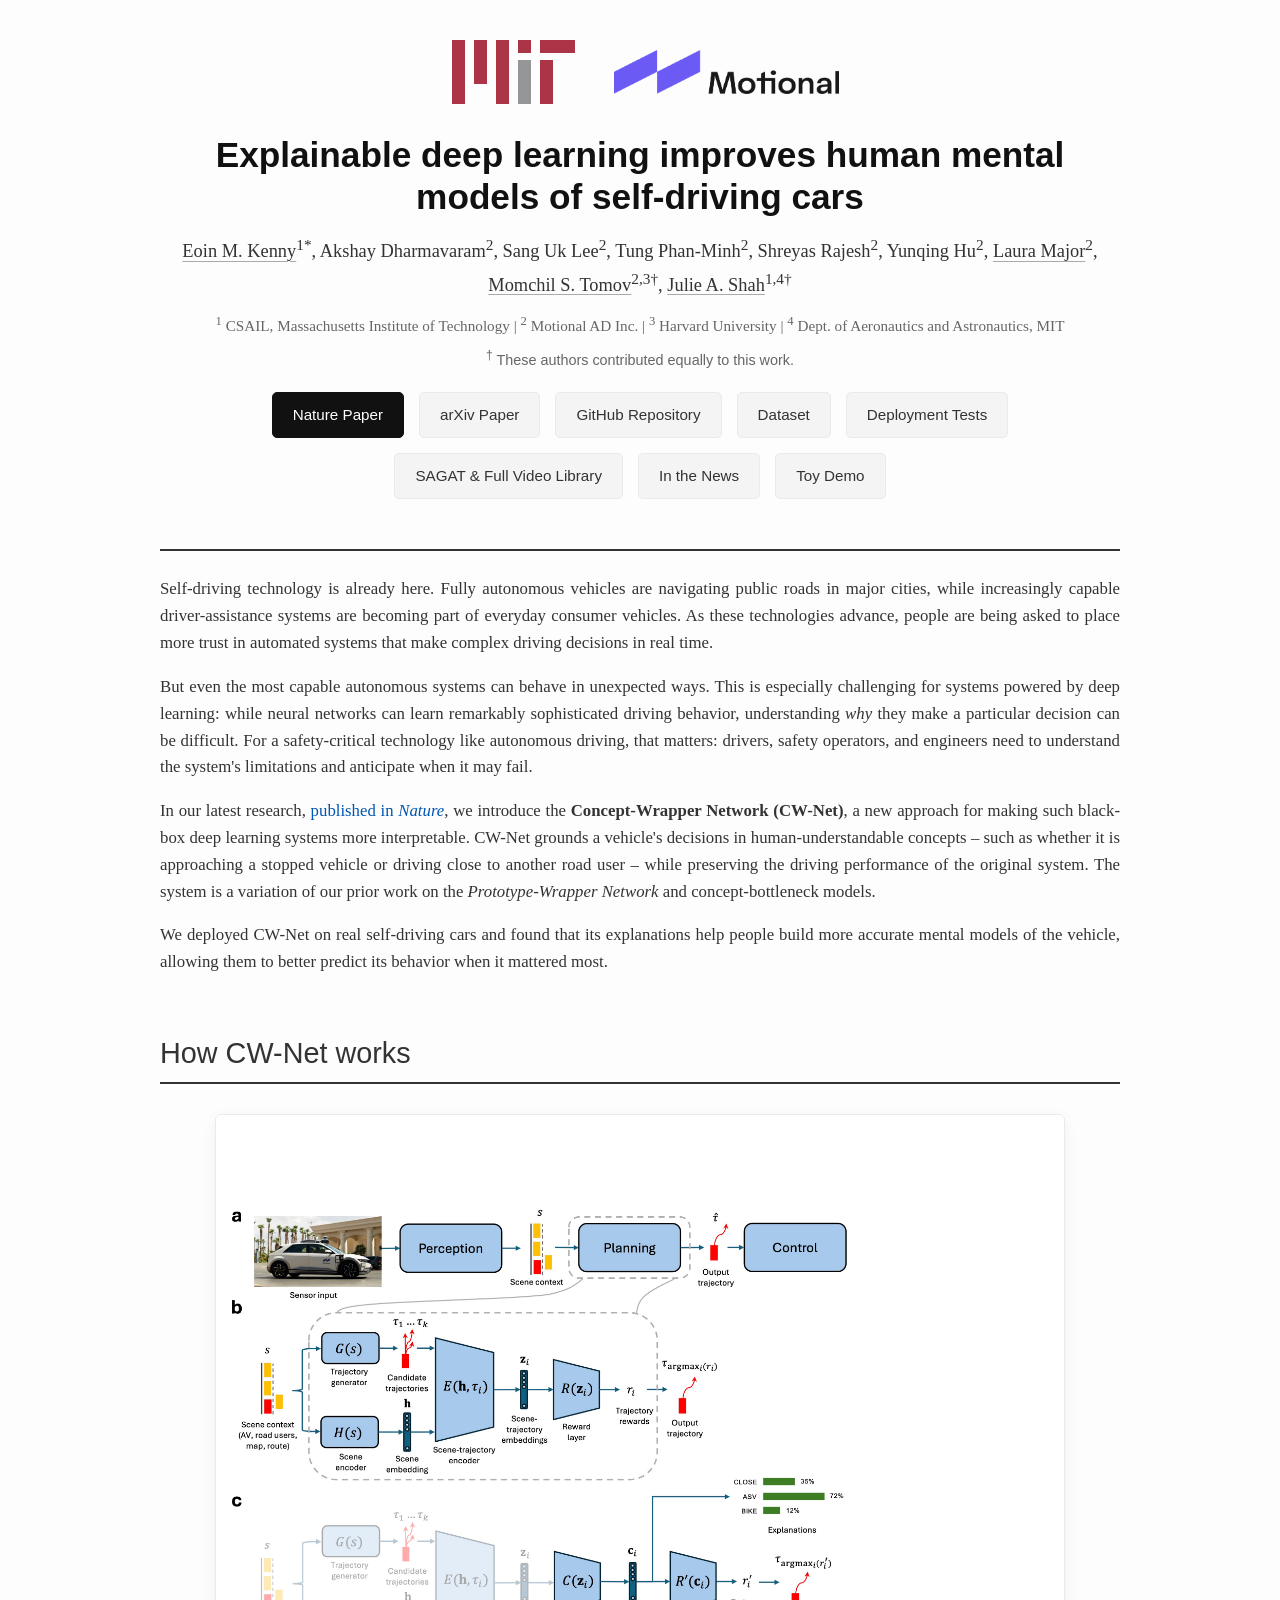
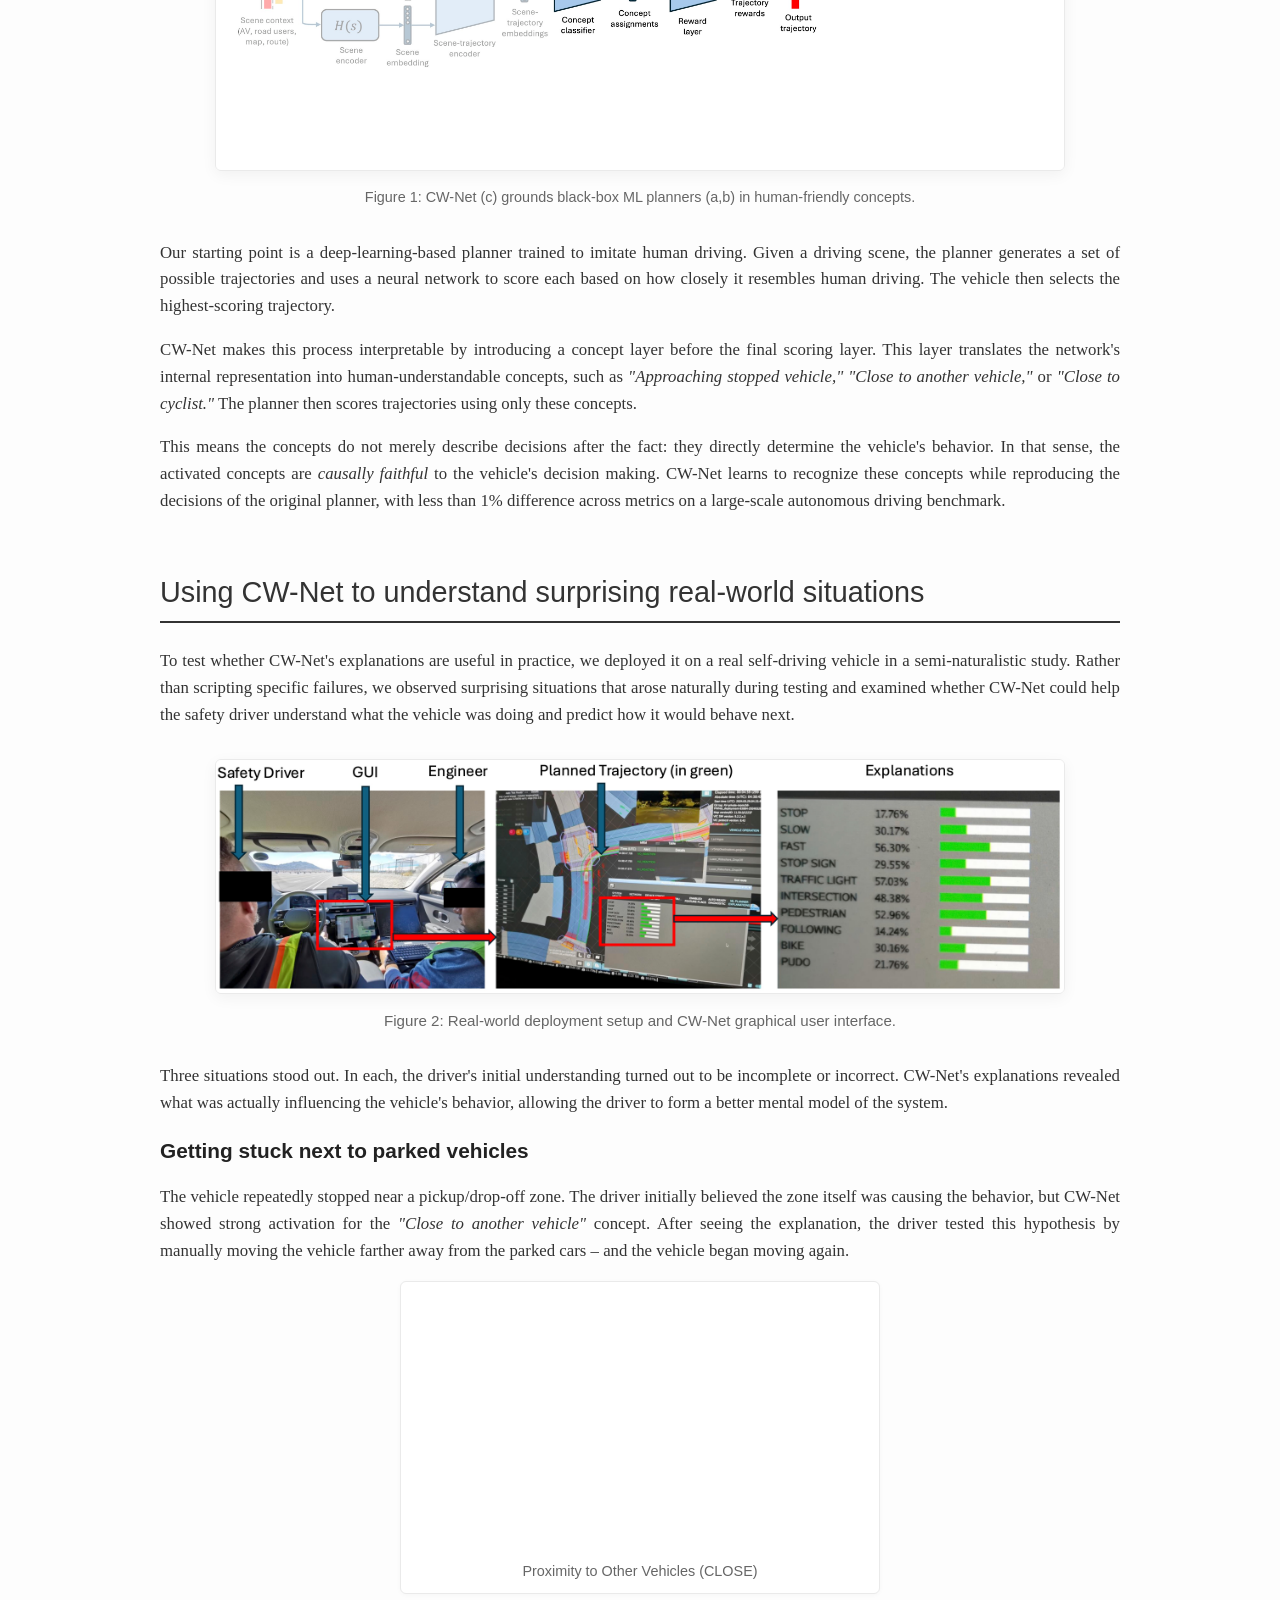
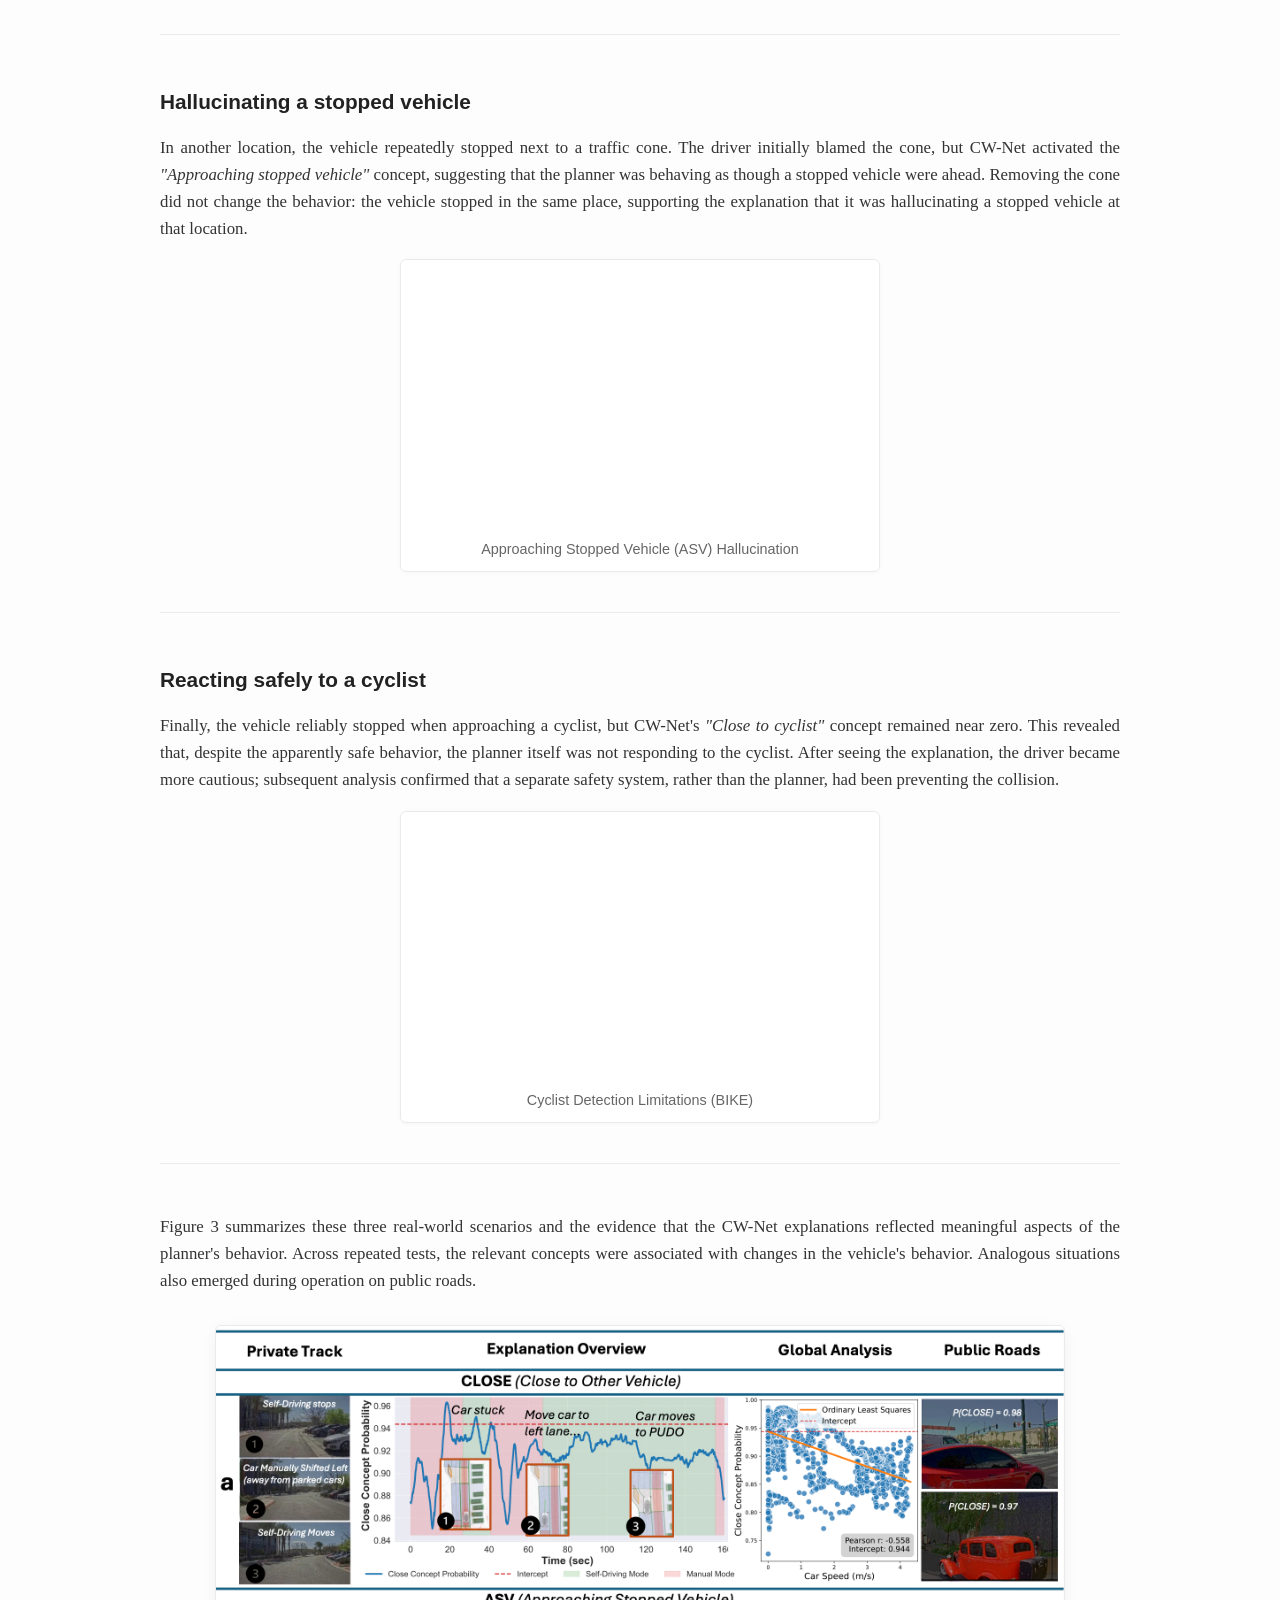
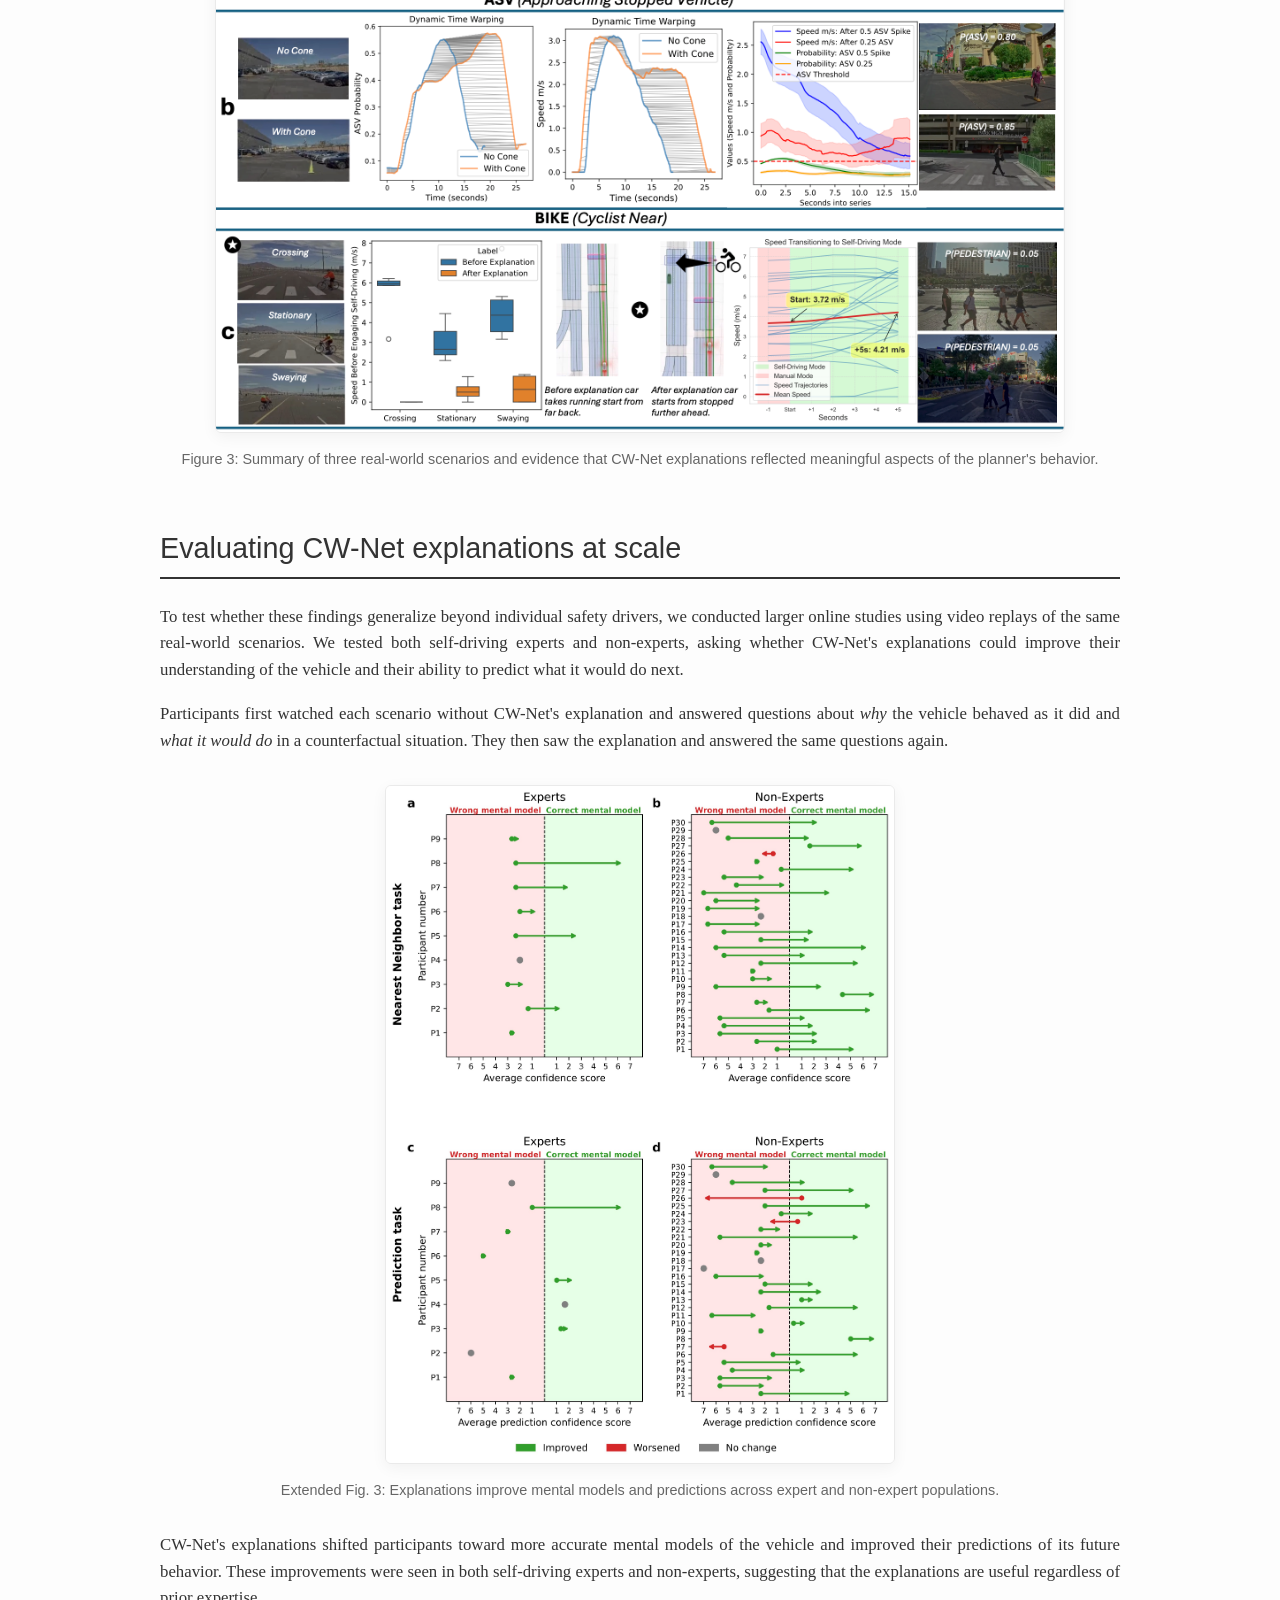
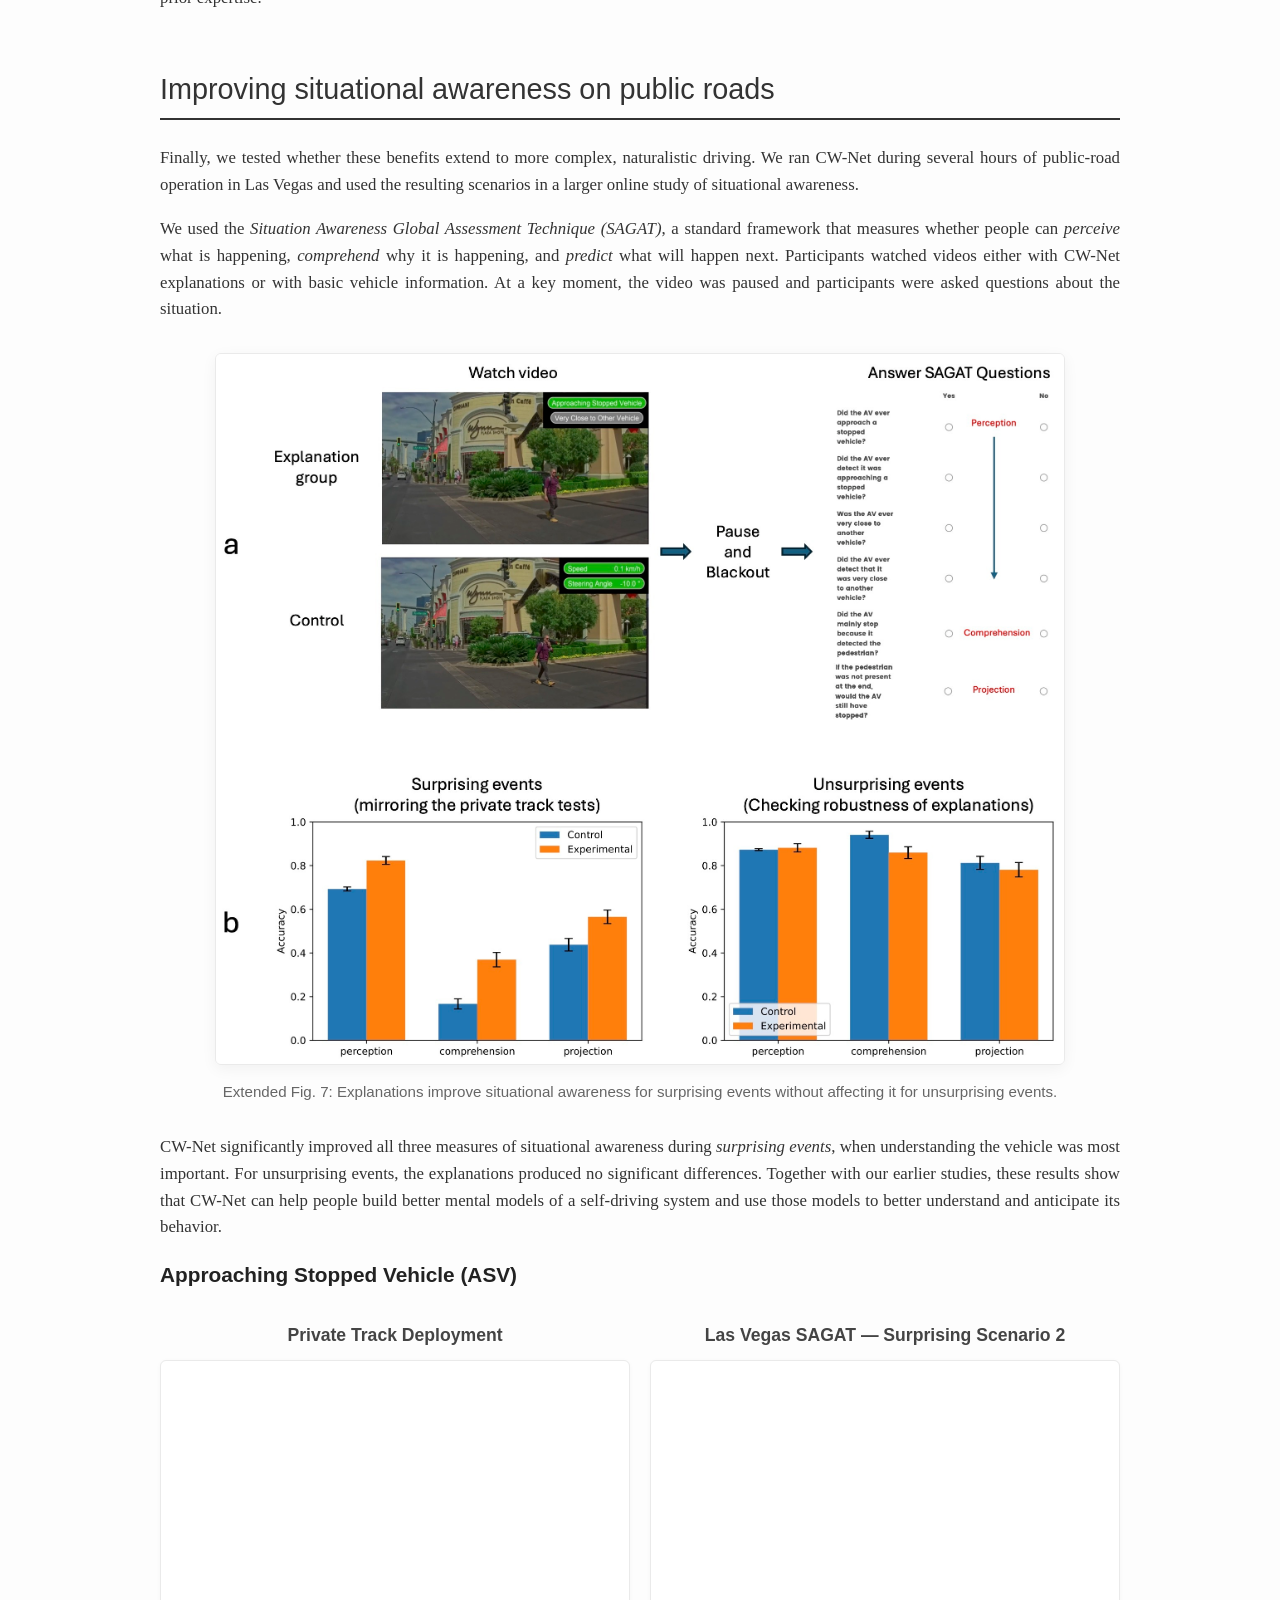
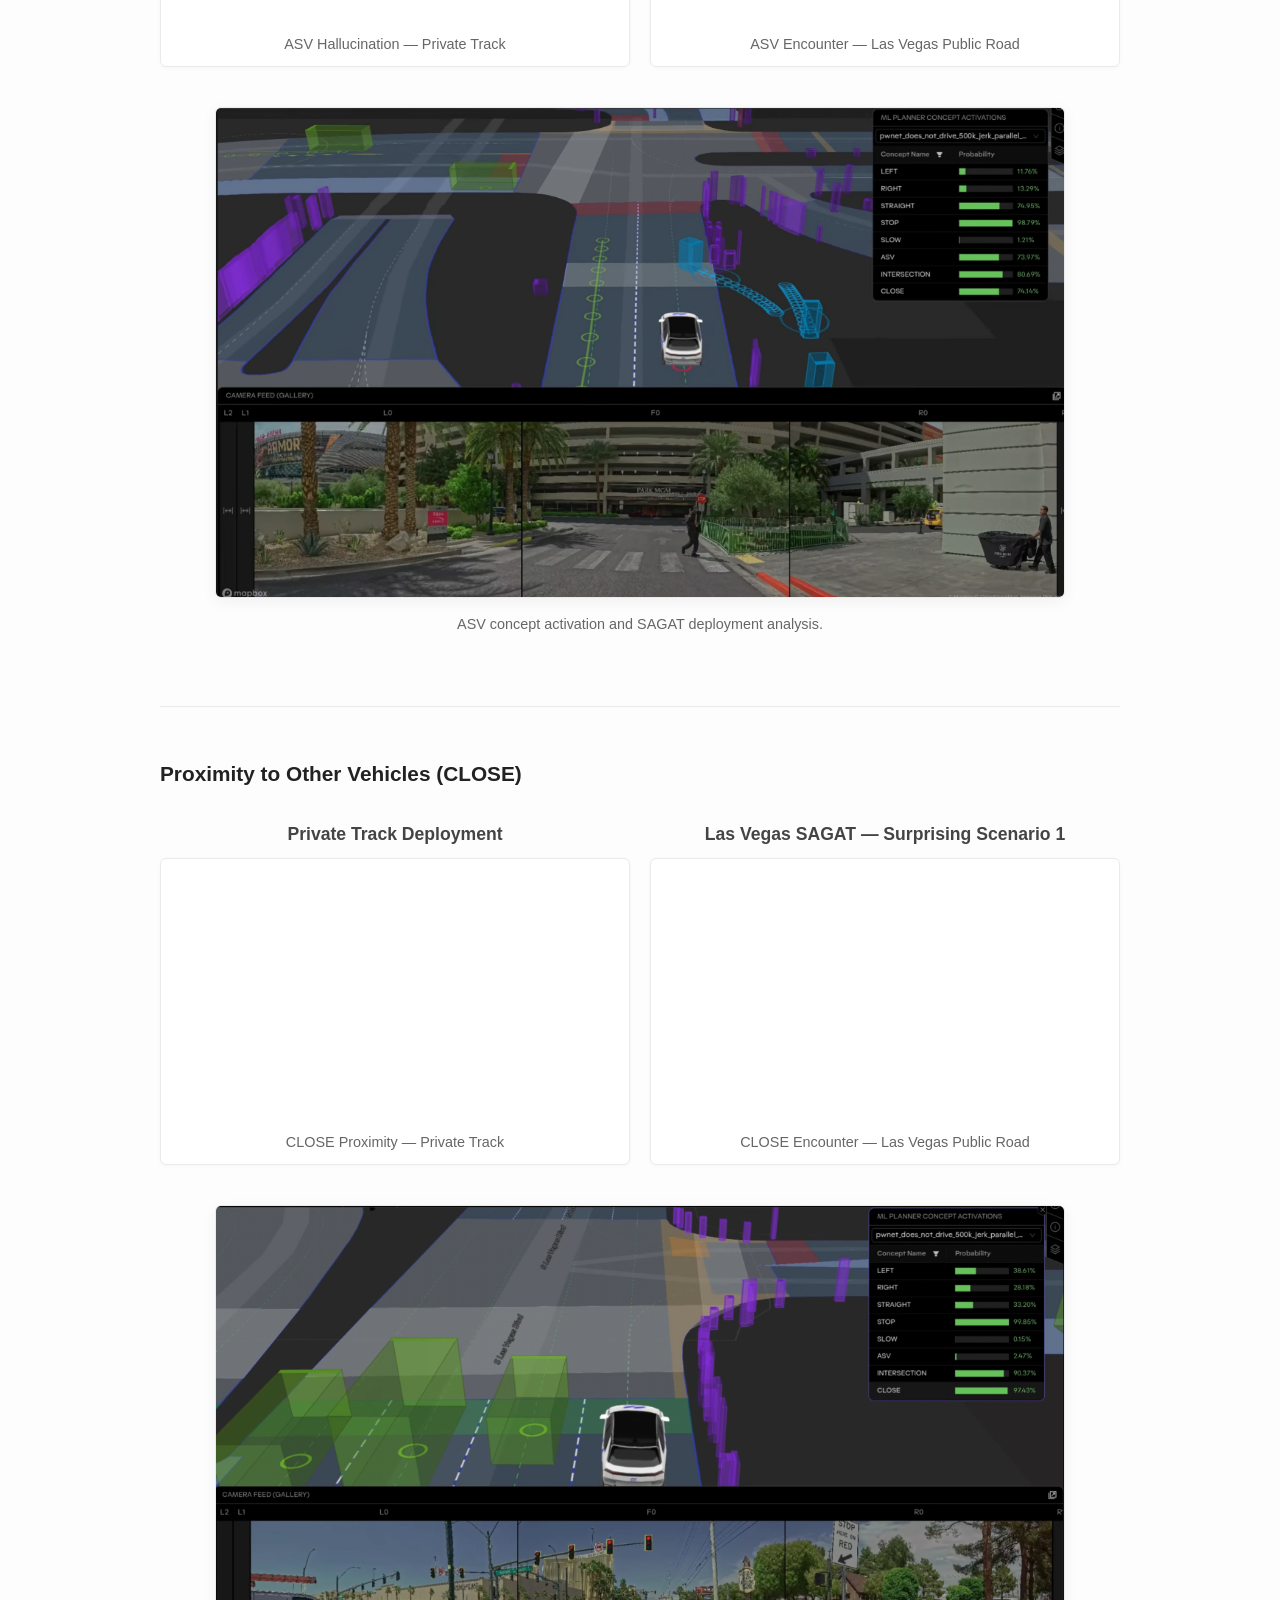
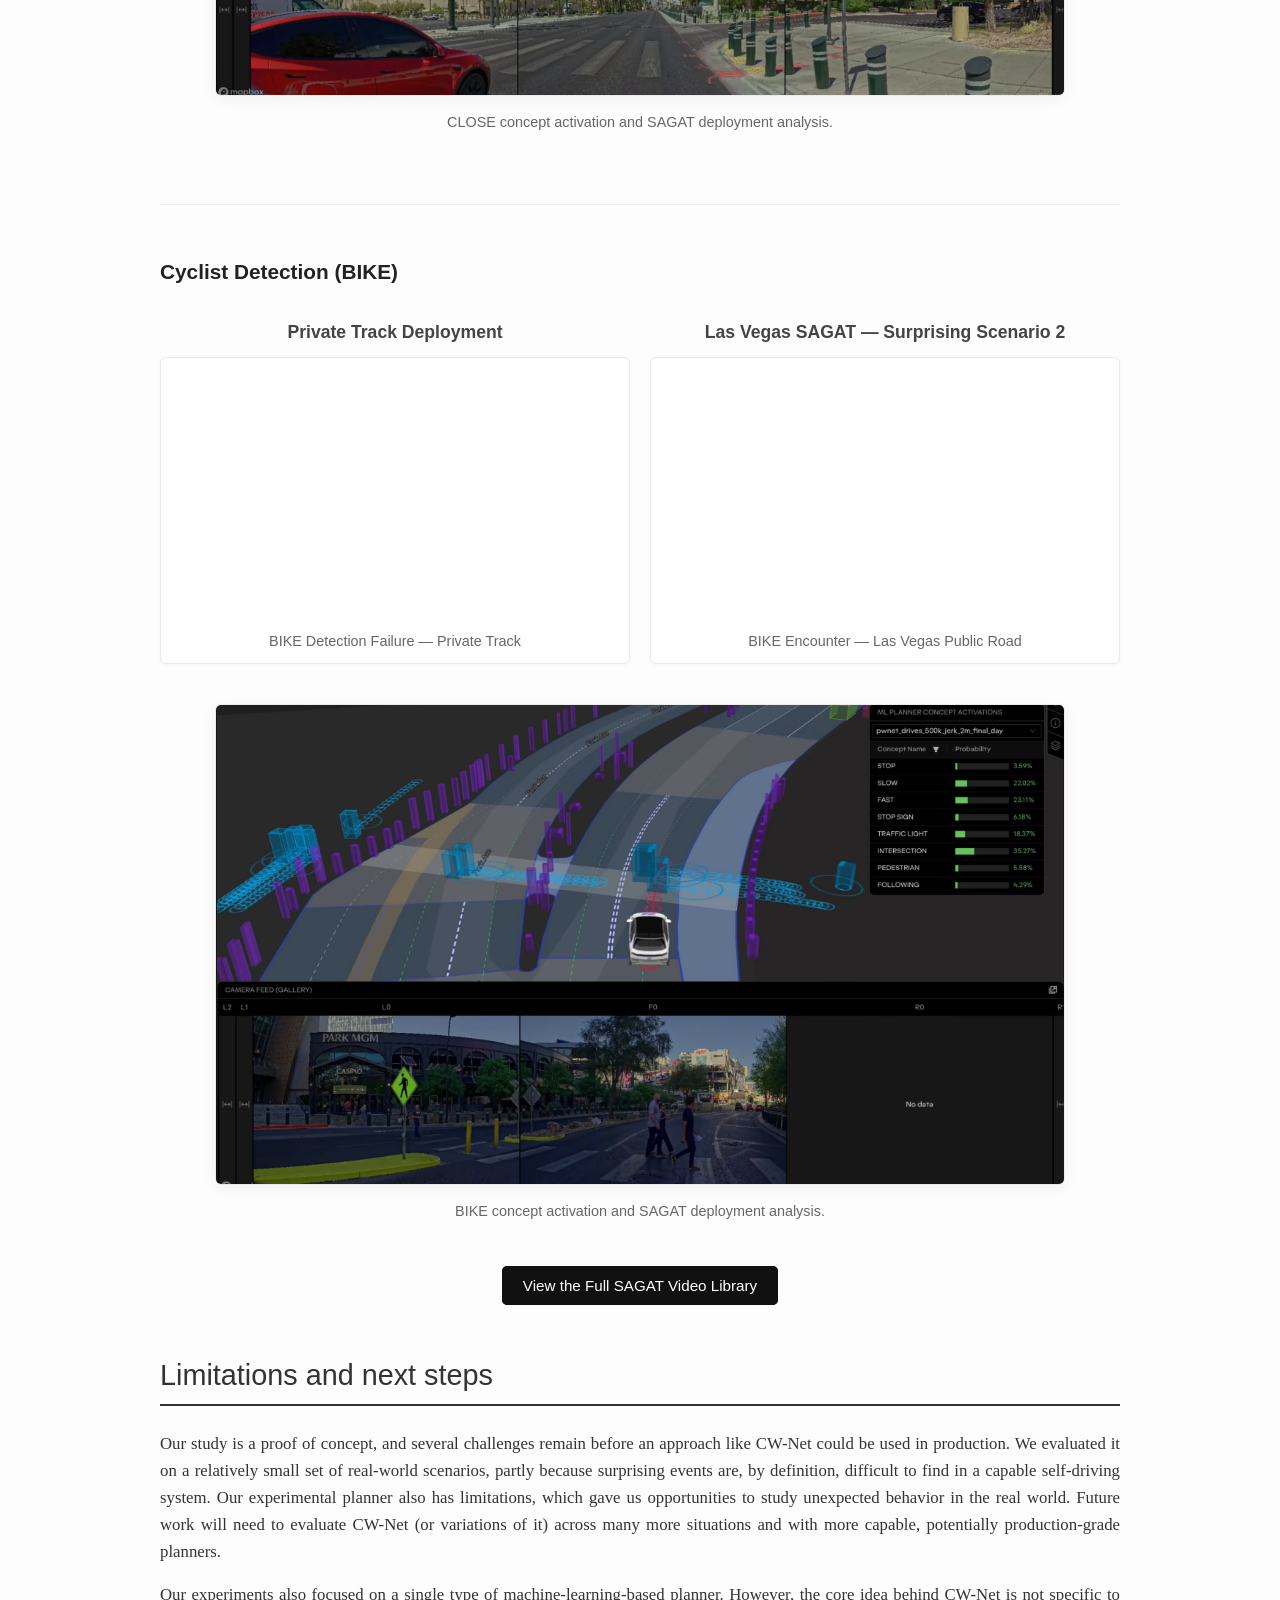
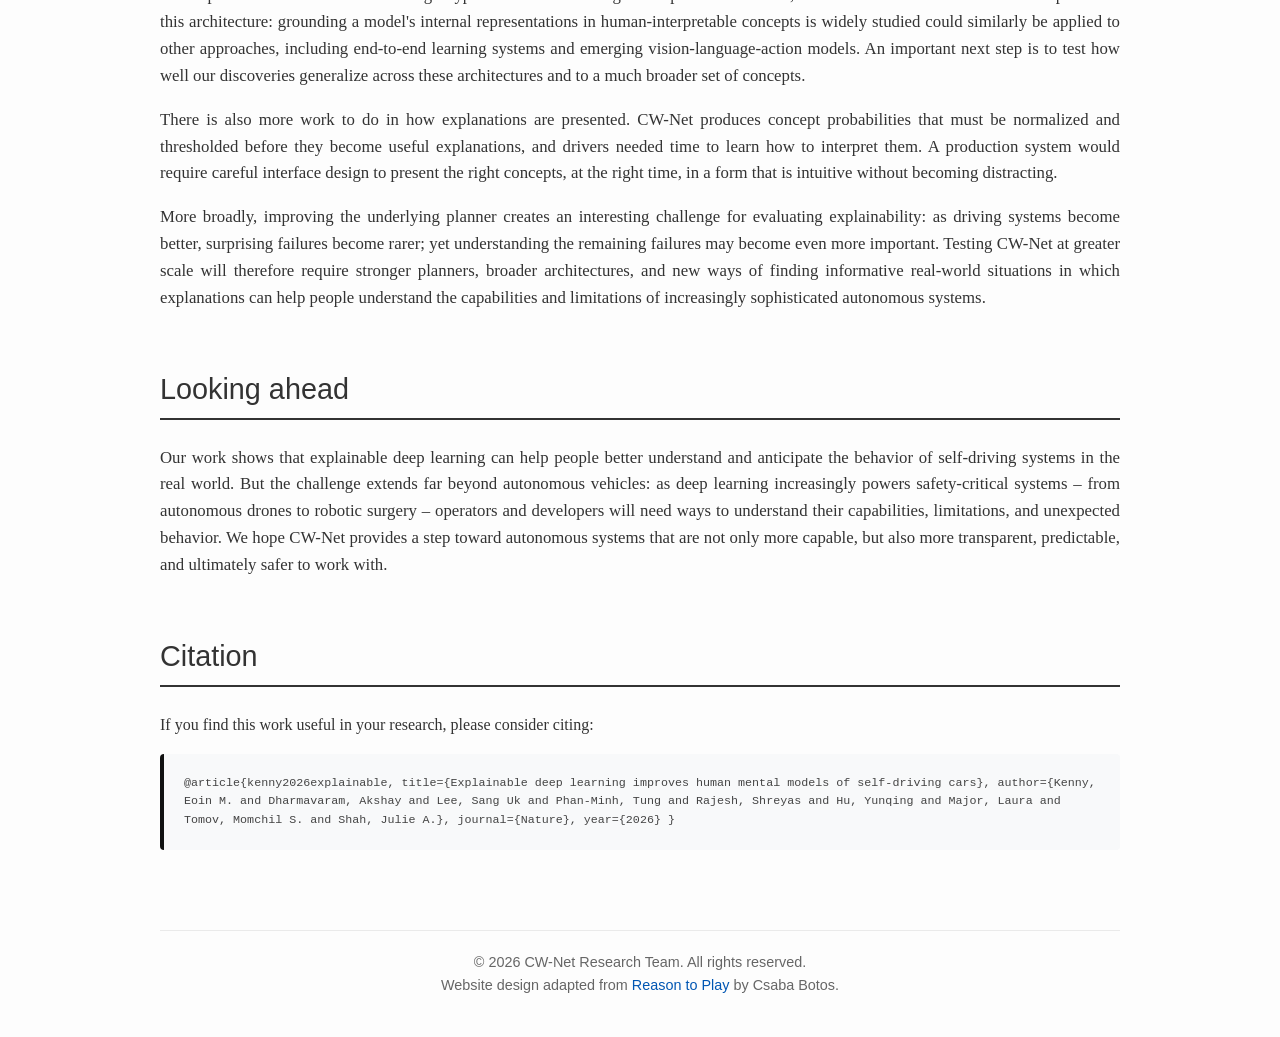
<file: index.html>
<!DOCTYPE html>
<html lang="en">
<head>
    <meta charset="UTF-8">
    <meta name="viewport" content="width=device-width, initial-scale=1.0">
    <title>Explainable deep learning improves human mental models of self-driving cars</title>
    <link rel="stylesheet" href="style.css">
</head>
<body>

<div class="container">
    
    <header class="header">
        <div class="logos" aria-label="Research partners">
            <img
                class="logo-mit"
                src="imgs/mit.svg"
                alt="Massachusetts Institute of Technology"
                width="145"
                style="display:block; width:145px; max-width:100%; height:auto;"
            >
            <img
                class="logo-motional"
                src="imgs/motional.png"
                alt="Motional"
                width="225"
                style="display:block; width:225px; max-width:100%; height:auto;"
            >
        </div>

        <!-- <div class="publication-badge sans-serif">Accepted in principle to Nature, June 2026</div> -->

        <h1 class="title">Explainable deep learning improves human mental models of self-driving cars</h1>
        
        <div class="authors">
            <a href="https://eoinkenny.github.io/" target="_blank">Eoin M. Kenny</a><sup>1*</sup>, 
            Akshay Dharmavaram<sup>2</sup>, Sang Uk Lee<sup>2</sup>, Tung Phan-Minh<sup>2</sup>, 
            Shreyas Rajesh<sup>2</sup>, Yunqing Hu<sup>2</sup>, 
            <a href="https://motional.com/laura-major" target="_blank">Laura Major</a><sup>2</sup>, 
            <a href="https://momchiltomov.com/" target="_blank">Momchil S. Tomov</a><sup>2,3&dagger;</sup>, 
            <a href="https://aeroastro.mit.edu/people/julie-shah/" target="_blank">Julie A. Shah</a><sup>1,4&dagger;</sup>
        </div>
        
        <div class="affiliations">
            <sup>1</sup> CSAIL, Massachusetts Institute of Technology | <sup>2</sup> Motional AD Inc. | 
            <sup>3</sup> Harvard University | <sup>4</sup> Dept. of Aeronautics and Astronautics, MIT
        </div>
        <div class="author-notes">
            <sup>&dagger;</sup> These authors contributed equally to this work.
        </div>

        <div class="nav-buttons">
            <a href="https://www.nature.com/articles/s41586-026-10950-5" class="btn btn-primary" target="_blank">Nature Paper</a>
            <a href="https://arxiv.org/abs/2411.18714" class="btn" target="_blank">arXiv Paper</a>
            <a href="https://github.com/EoinKenny/CW-Net-Autonomous-Driving" class="btn" target="_blank">GitHub Repository</a>
            <a href="https://github.com/EoinKenny/CW-Net-Autonomous-Driving/tree/main/data" class="btn" target="_blank">Dataset</a>
            <a href="#deployment" class="btn">Deployment Tests</a>
            <a href="videos.html" class="btn">SAGAT & Full Video Library</a>
            <a href="news.html" class="btn">In the News</a>
            <a href="https://codeocean.com/capsule/8602909/tree/v3" class="btn" target="_blank">Toy Demo</a>
        </div>
    </header>

    <section class="content-section" id="intro">
        <h2 class="section-title sans-serif"></h2>
        <div class="abstract-text">
            <p>Self-driving technology is already here. Fully autonomous vehicles are navigating public roads in major cities, while increasingly capable driver-assistance systems are becoming part of everyday consumer vehicles. As these technologies advance, people are being asked to place more trust in automated systems that make complex driving decisions in real time.</p>
            <p>But even the most capable autonomous systems can behave in unexpected ways. This is especially challenging for systems powered by deep learning: while neural networks can learn remarkably sophisticated driving behavior, understanding <em>why</em> they make a particular decision can be difficult. For a safety-critical technology like autonomous driving, that matters: drivers, safety operators, and engineers need to understand the system's limitations and anticipate when it may fail.</p>
            <p>In our latest research, <a href="https://www.nature.com/articles/s41586-026-10950-5" target="_blank">published in <em>Nature</em></a>, we introduce the <strong>Concept-Wrapper Network (CW-Net)</strong>, a new approach for making such black-box deep learning systems more interpretable. CW-Net grounds a vehicle's decisions in human-understandable concepts – such as whether it is approaching a stopped vehicle or driving close to another road user – while preserving the driving performance of the original system. The system is a variation of our prior work on the <em>Prototype-Wrapper Network</em> and concept-bottleneck models.</p>
            <p>We deployed CW-Net on real self-driving cars and found that its explanations help people build more accurate mental models of the vehicle, allowing them to better predict its behavior when it mattered most.</p>
        </div>
    </section>

    <section class="content-section" id="how-it-works">
        <h2 class="section-title sans-serif">How CW-Net works</h2>

        <img src="imgs/Figure1.jpg" alt="CW-Net Architecture" class="figure-img">
        <div class="figure-caption">Figure 1: CW-Net (c) grounds black-box ML planners (a,b) in human-friendly concepts.</div>

        <div class="abstract-text">
            <p>Our starting point is a deep-learning-based planner trained to imitate human driving. Given a driving scene, the planner generates a set of possible trajectories and uses a neural network to score each based on how closely it resembles human driving. The vehicle then selects the highest-scoring trajectory.</p>
            <p>CW-Net makes this process interpretable by introducing a concept layer before the final scoring layer. This layer translates the network's internal representation into human-understandable concepts, such as <em>"Approaching stopped vehicle,"</em> <em>"Close to another vehicle,"</em> or <em>"Close to cyclist."</em> The planner then scores trajectories using only these concepts.</p>
            <p>This means the concepts do not merely describe decisions after the fact: they directly determine the vehicle's behavior. In that sense, the activated concepts are <em>causally faithful</em> to the vehicle's decision making. CW-Net learns to recognize these concepts while reproducing the decisions of the original planner, with less than 1% difference across metrics on a large-scale autonomous driving benchmark.</p>
        </div>
    </section>


    <section class="content-section" id="deployment">
        <h2 class="section-title sans-serif">Using CW-Net to understand surprising real-world situations</h2>
        <div class="abstract-text">
            <p>To test whether CW-Net's explanations are useful in practice, we deployed it on a real self-driving vehicle in a semi-naturalistic study. Rather than scripting specific failures, we observed surprising situations that arose naturally during testing and examined whether CW-Net could help the safety driver understand what the vehicle was doing and predict how it would behave next.</p>

            <img src="imgs/Figure2.jpg" alt="Deployment Setup" class="figure-img">
            <div class="figure-caption">Figure 2: Real-world deployment setup and CW-Net graphical user interface.</div>

            <p>Three situations stood out. In each, the driver's initial understanding turned out to be incomplete or incorrect. CW-Net's explanations revealed what was actually influencing the vehicle's behavior, allowing the driver to form a better mental model of the system.</p>
        </div>

        <div class="concept-block">
            <h3 class="concept-header sans-serif">Getting stuck next to parked vehicles</h3>
            <div class="abstract-text">
                <p>The vehicle repeatedly stopped near a pickup/drop-off zone. The driver initially believed the zone itself was causing the behavior, but CW-Net showed strong activation for the <em>"Close to another vehicle"</em> concept. After seeing the explanation, the driver tested this hypothesis by manually moving the vehicle farther away from the parked cars – and the vehicle began moving again.</p>
            </div>
            <div class="video-wrapper" style="width: 50%; margin-left: auto; margin-right: auto;">
                <div class="video-container">
                    <iframe src="https://www.youtube.com/embed/PksgJu1nqts" allowfullscreen loading="lazy"></iframe>
                </div>
                <div class="video-caption">Proximity to Other Vehicles (CLOSE)</div>
            </div>
        </div>

        <div class="concept-block">
            <h3 class="concept-header sans-serif">Hallucinating a stopped vehicle</h3>
            <div class="abstract-text">
                <p>In another location, the vehicle repeatedly stopped next to a traffic cone. The driver initially blamed the cone, but CW-Net activated the <em>"Approaching stopped vehicle"</em> concept, suggesting that the planner was behaving as though a stopped vehicle were ahead. Removing the cone did not change the behavior: the vehicle stopped in the same place, supporting the explanation that it was hallucinating a stopped vehicle at that location.</p>
            </div>
            <div class="video-wrapper" style="width: 50%; margin-left: auto; margin-right: auto;">
                <div class="video-container">
                    <iframe src="https://www.youtube.com/embed/ZE_2rM-X7tw" allowfullscreen loading="lazy"></iframe>
                </div>
                <div class="video-caption">Approaching Stopped Vehicle (ASV) Hallucination</div>
            </div>
        </div>

        <div class="concept-block">
            <h3 class="concept-header sans-serif">Reacting safely to a cyclist</h3>
            <div class="abstract-text">
                <p>Finally, the vehicle reliably stopped when approaching a cyclist, but CW-Net's <em>"Close to cyclist"</em> concept remained near zero. This revealed that, despite the apparently safe behavior, the planner itself was not responding to the cyclist. After seeing the explanation, the driver became more cautious; subsequent analysis confirmed that a separate safety system, rather than the planner, had been preventing the collision.</p>
            </div>
            <div class="video-wrapper" style="width: 50%; margin-left: auto; margin-right: auto;">
                <div class="video-container">
                    <iframe src="https://www.youtube.com/embed/wpI2dAwOFJM" allowfullscreen loading="lazy"></iframe>
                </div>
                <div class="video-caption">Cyclist Detection Limitations (BIKE)</div>
            </div>
        </div>

        <div class="abstract-text">
            <p>Figure 3 summarizes these three real-world scenarios and the evidence that the CW-Net explanations reflected meaningful aspects of the planner's behavior. Across repeated tests, the relevant concepts were associated with changes in the vehicle's behavior. Analogous situations also emerged during operation on public roads.</p>
        </div>
        <img src="imgs/Figure3.png" alt="Real-world scenario evidence" class="figure-img">
        <div class="figure-caption">Figure 3: Summary of three real-world scenarios and evidence that CW-Net explanations reflected meaningful aspects of the planner's behavior.</div>
    </section>

    <section class="content-section" id="mental-model">
        <h2 class="section-title sans-serif">Evaluating CW-Net explanations at scale</h2>
        <div class="abstract-text">
            <p>To test whether these findings generalize beyond individual safety drivers, we conducted larger online studies using video replays of the same real-world scenarios. We tested both self-driving experts and non-experts, asking whether CW-Net's explanations could improve their understanding of the vehicle and their ability to predict what it would do next.</p>
            <p>Participants first watched each scenario without CW-Net's explanation and answered questions about <em>why</em> the vehicle behaved as it did and <em>what it would do</em> in a counterfactual situation. They then saw the explanation and answered the same questions again.</p>
        </div>

        <img src="imgs/Kenny_EDfig3.jpg" alt="Explanations improve mental models and predictions" class="figure-img" style="width: 60%; max-width: 510px;">
        <div class="figure-caption">Extended Fig. 3: Explanations improve mental models and predictions across expert and non-expert populations.</div>

        <div class="abstract-text">
            <p>CW-Net's explanations shifted participants toward more accurate mental models of the vehicle and improved their predictions of its future behavior. These improvements were seen in both self-driving experts and non-experts, suggesting that the explanations are useful regardless of prior expertise.</p>
        </div>
    </section>

    <section class="content-section" id="sagat-summary">
        <h2 class="section-title sans-serif">Improving situational awareness on public roads</h2>
        <div class="abstract-text">
            <p>Finally, we tested whether these benefits extend to more complex, naturalistic driving. We ran CW-Net during several hours of public-road operation in Las Vegas and used the resulting scenarios in a larger online study of situational awareness.</p>
            <p>We used the <em>Situation Awareness Global Assessment Technique (SAGAT)</em>, a standard framework that measures whether people can <em>perceive</em> what is happening, <em>comprehend</em> why it is happening, and <em>predict</em> what will happen next. Participants watched videos either with CW-Net explanations or with basic vehicle information. At a key moment, the video was paused and participants were asked questions about the situation.</p>

            <img src="imgs/Kenny_EDfig7.jpg" alt="SAGAT results" class="figure-img">
            <div class="figure-caption">Extended Fig. 7: Explanations improve situational awareness for surprising events without affecting it for unsurprising events.</div>

            <p>CW-Net significantly improved all three measures of situational awareness during <em>surprising events</em>, when understanding the vehicle was most important. For unsurprising events, the explanations produced no significant differences. Together with our earlier studies, these results show that CW-Net can help people build better mental models of a self-driving system and use those models to better understand and anticipate its behavior.</p>

        </div>

        <div class="concept-block">
            <h3 class="concept-header sans-serif">Approaching Stopped Vehicle (ASV)</h3>
            <div class="video-grid-2-col">
                <div class="grid-header">Private Track Deployment</div>
                <div class="grid-header">Las Vegas SAGAT — Surprising Scenario 2</div>
                <div class="video-wrapper">
                    <div class="video-container">
                        <iframe src="https://www.youtube.com/embed/ZE_2rM-X7tw" allowfullscreen loading="lazy"></iframe>
                    </div>
                    <div class="video-caption">ASV Hallucination — Private Track</div>
                </div>
                <div class="video-wrapper">
                    <div class="video-container">
                        <iframe src="https://www.youtube.com/embed/Zjae97M6bWg" allowfullscreen loading="lazy"></iframe>
                    </div>
                    <div class="video-caption">ASV Encounter — Las Vegas Public Road</div>
                </div>
            </div>
            <img src="imgs/asv_deployment.png" alt="ASV Deployment Analysis" class="figure-img">
            <div class="figure-caption">ASV concept activation and SAGAT deployment analysis.</div>
        </div>

        <div class="concept-block">
            <h3 class="concept-header sans-serif">Proximity to Other Vehicles (CLOSE)</h3>
            <div class="video-grid-2-col">
                <div class="grid-header">Private Track Deployment</div>
                <div class="grid-header">Las Vegas SAGAT — Surprising Scenario 1</div>
                <div class="video-wrapper">
                    <div class="video-container">
                        <iframe src="https://www.youtube.com/embed/PksgJu1nqts" allowfullscreen loading="lazy"></iframe>
                    </div>
                    <div class="video-caption">CLOSE Proximity — Private Track</div>
                </div>
                <div class="video-wrapper">
                    <div class="video-container">
                        <iframe src="https://www.youtube.com/embed/yBZG_WFa48M" allowfullscreen loading="lazy"></iframe>
                    </div>
                    <div class="video-caption">CLOSE Encounter — Las Vegas Public Road</div>
                </div>
            </div>
            <img src="imgs/close_deployment.png" alt="CLOSE Deployment Analysis" class="figure-img">
            <div class="figure-caption">CLOSE concept activation and SAGAT deployment analysis.</div>
        </div>

        <div class="concept-block">
            <h3 class="concept-header sans-serif">Cyclist Detection (BIKE)</h3>
            <div class="video-grid-2-col">
                <div class="grid-header">Private Track Deployment</div>
                <div class="grid-header">Las Vegas SAGAT — Surprising Scenario 2</div>
                <div class="video-wrapper">
                    <div class="video-container">
                        <iframe src="https://www.youtube.com/embed/wpI2dAwOFJM" allowfullscreen loading="lazy"></iframe>
                    </div>
                    <div class="video-caption">BIKE Detection Failure — Private Track</div>
                </div>
                <div class="video-wrapper">
                    <div class="video-container">
                        <iframe src="https://www.youtube.com/embed/6fBDZ3dj4O4" allowfullscreen loading="lazy"></iframe>
                    </div>
                    <div class="video-caption">BIKE Encounter — Las Vegas Public Road</div>
                </div>
            </div>
            <img src="imgs/bike_deployment.png" alt="BIKE Deployment Analysis" class="figure-img">
            <div class="figure-caption">BIKE concept activation and SAGAT deployment analysis.</div>
        </div>

        <p style="text-align: center; margin-top: 30px;">
            <a href="videos.html" class="btn btn-primary">View the Full SAGAT Video Library</a>
        </p>
    </section>

    <section class="content-section" id="limitations">
        <h2 class="section-title sans-serif">Limitations and next steps</h2>
        <div class="abstract-text">
            <p>Our study is a proof of concept, and several challenges remain before an approach like CW-Net could be used in production. We evaluated it on a relatively small set of real-world scenarios, partly because surprising events are, by definition, difficult to find in a capable self-driving system. Our experimental planner also has limitations, which gave us opportunities to study unexpected behavior in the real world. Future work will need to evaluate CW-Net (or variations of it) across many more situations and with more capable, potentially production-grade planners.</p>
            <p>Our experiments also focused on a single type of machine-learning-based planner. However, the core idea behind CW-Net is not specific to this architecture: grounding a model's internal representations in human-interpretable concepts is widely studied could similarly be applied to other approaches, including end-to-end learning systems and emerging vision-language-action models. An important next step is to test how well our discoveries generalize across these architectures and to a much broader set of concepts.</p>
            <p>There is also more work to do in how explanations are presented. CW-Net produces concept probabilities that must be normalized and thresholded before they become useful explanations, and drivers needed time to learn how to interpret them. A production system would require careful interface design to present the right concepts, at the right time, in a form that is intuitive without becoming distracting.</p>
            <p>More broadly, improving the underlying planner creates an interesting challenge for evaluating explainability: as driving systems become better, surprising failures become rarer; yet understanding the remaining failures may become even more important. Testing CW-Net at greater scale will therefore require stronger planners, broader architectures, and new ways of finding informative real-world situations in which explanations can help people understand the capabilities and limitations of increasingly sophisticated autonomous systems.</p>
        </div>
    </section>

    <section class="content-section" id="looking-ahead">
        <h2 class="section-title sans-serif">Looking ahead</h2>
        <div class="abstract-text">
            <p>Our work shows that explainable deep learning can help people better understand and anticipate the behavior of self-driving systems in the real world. But the challenge extends far beyond autonomous vehicles: as deep learning increasingly powers safety-critical systems – from autonomous drones to robotic surgery – operators and developers will need ways to understand their capabilities, limitations, and unexpected behavior. We hope CW-Net provides a step toward autonomous systems that are not only more capable, but also more transparent, predictable, and ultimately safer to work with.</p>
        </div>
    </section>

    <section class="content-section" id="citation">
        <h2 class="section-title sans-serif">Citation</h2>
        <p>If you find this work useful in your research, please consider citing:</p>
        <div class="citation-block">
@article{kenny2026explainable,
  title={Explainable deep learning improves human mental models of self-driving cars},
  author={Kenny, Eoin M. and Dharmavaram, Akshay and Lee, Sang Uk and Phan-Minh, Tung and Rajesh, Shreyas and Hu, Yunqing and Major, Laura and Tomov, Momchil S. and Shah, Julie A.},
  journal={Nature},
  year={2026}
}
        </div>
    </section>

    <footer class="footer">
        &copy; 2026 CW-Net Research Team. All rights reserved.<br>
        Website design adapted from <a href="https://botcs.github.io/reason-to-play/" target="_blank">Reason to Play</a> by Csaba Botos.
    </footer>

</div>

</body>
</html>
</file>
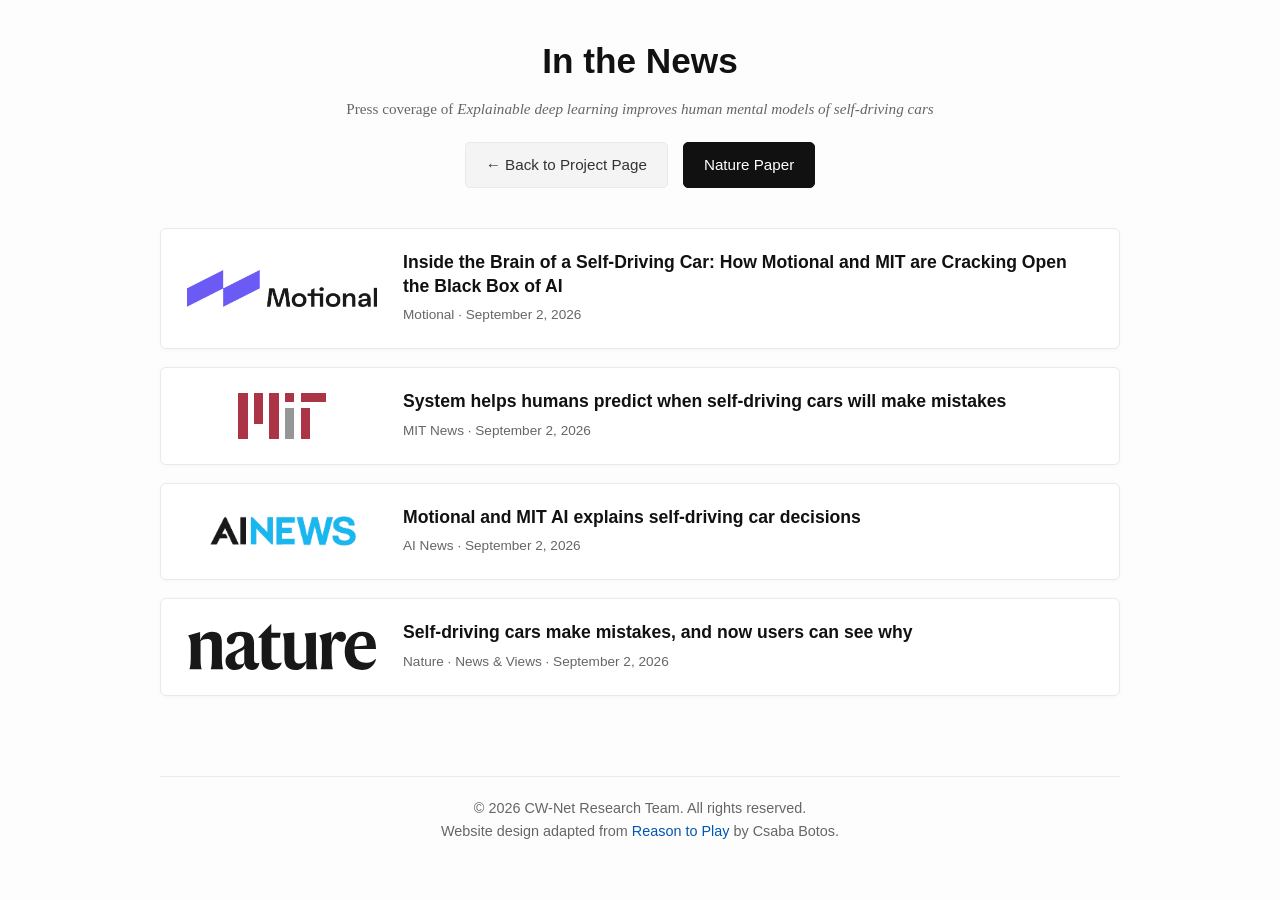
<file: news.html>
<!DOCTYPE html>
<html lang="en">
<head>
    <meta charset="UTF-8">
    <meta name="viewport" content="width=device-width, initial-scale=1.0">
    <title>In the News — CW-Net</title>
    <link rel="stylesheet" href="style.css">
    <style>
        /* Logo + title article cards */
        .news-list { display: flex; flex-direction: column; gap: 18px; }

        .news-card {
            display: grid;
            grid-template-columns: 190px 1fr;
            gap: 26px;
            align-items: center;
            border: 1px solid var(--border-color);
            border-radius: 6px;
            background: #fff;
            padding: 22px 26px;
            color: var(--text-main);
            box-shadow: 0 1px 5px rgba(0,0,0,0.03);
            transition: box-shadow 0.2s, transform 0.1s;
        }

        .news-card:hover {
            text-decoration: none;
            box-shadow: 0 4px 15px rgba(0,0,0,0.07);
            transform: translateY(-1px);
        }

        .news-card-logo {
            height: 46px;
            width: 100%;
            object-fit: contain;
            object-position: center;
            opacity: 0.9;
        }

        .news-card-title {
            font-family: -apple-system, BlinkMacSystemFont, "Segoe UI", Roboto, Helvetica, Arial, sans-serif;
            font-size: 1.1em;
            font-weight: 600;
            line-height: 1.35;
            color: #111;
            margin: 0 0 6px;
        }

        .news-card:hover .news-card-title { color: var(--link-color); }
        .news-card-meta { font-family: sans-serif; font-size: 0.85em; color: var(--text-light); }

        @media (max-width: 768px) {
            .news-card { grid-template-columns: 1fr; gap: 16px; text-align: center; }
            .news-card-logo { height: 40px; }
        }
    </style>
</head>
<body>

<div class="container">

    <header class="header">
        <h1 class="title">In the News</h1>
        <div class="affiliations">Press coverage of <em>Explainable deep learning improves human mental models of self-driving cars</em></div>

        <div class="nav-buttons">
            <a href="index.html" class="btn">&larr; Back to Project Page</a>
            <a href="https://www.nature.com/articles/s41586-026-10950-5" class="btn btn-primary" target="_blank">Nature Paper</a>
        </div>
    </header>

    <section class="content-section">
        <div class="news-list">
            <a class="news-card" href="https://motional.com/news/inside-brain-self-driving-car-how-motional-and-mit-are-cracking-open-black-box-ai" target="_blank">
                <img class="news-card-logo" src="imgs/motional.png" alt="Motional">
                <div>
                    <h2 class="news-card-title">Inside the Brain of a Self-Driving Car: How Motional and MIT are Cracking Open the Black Box of AI</h2>
                    <div class="news-card-meta">Motional &middot; September 2, 2026</div>
                </div>
            </a>
            <a class="news-card" href="https://news.mit.edu/2026/system-helps-humans-predict-when-self-driving-cars-will-make-mistakes-0902" target="_blank">
                <img class="news-card-logo" src="imgs/mit.svg" alt="MIT News">
                <div>
                    <h2 class="news-card-title">System helps humans predict when self-driving cars will make mistakes</h2>
                    <div class="news-card-meta">MIT News &middot; September 2, 2026</div>
                </div>
            </a>
            <a class="news-card" href="https://www.artificialintelligence-news.com/news/motional-and-mit-ai-explains-self-driving-car-decisions/" target="_blank">
                <img class="news-card-logo" src="imgs/ainews.png" alt="AI News">
                <div>
                    <h2 class="news-card-title">Motional and MIT AI explains self-driving car decisions</h2>
                    <div class="news-card-meta">AI News &middot; September 2, 2026</div>
                </div>
            </a>
            <a class="news-card" href="https://www.nature.com/articles/d41586-026-02467-8" target="_blank">
                <img class="news-card-logo" src="imgs/nature.svg" alt="Nature">
                <div>
                    <h2 class="news-card-title">Self-driving cars make mistakes, and now users can see why</h2>
                    <div class="news-card-meta">Nature &middot; News &amp; Views &middot; September 2, 2026</div>
                </div>
            </a>
        </div>
    </section>

    <footer class="footer">
        &copy; 2026 CW-Net Research Team. All rights reserved.<br>
        Website design adapted from <a href="https://botcs.github.io/reason-to-play/" target="_blank">Reason to Play</a> by Csaba Botos.
    </footer>

</div>

</body>
</html>
</file>
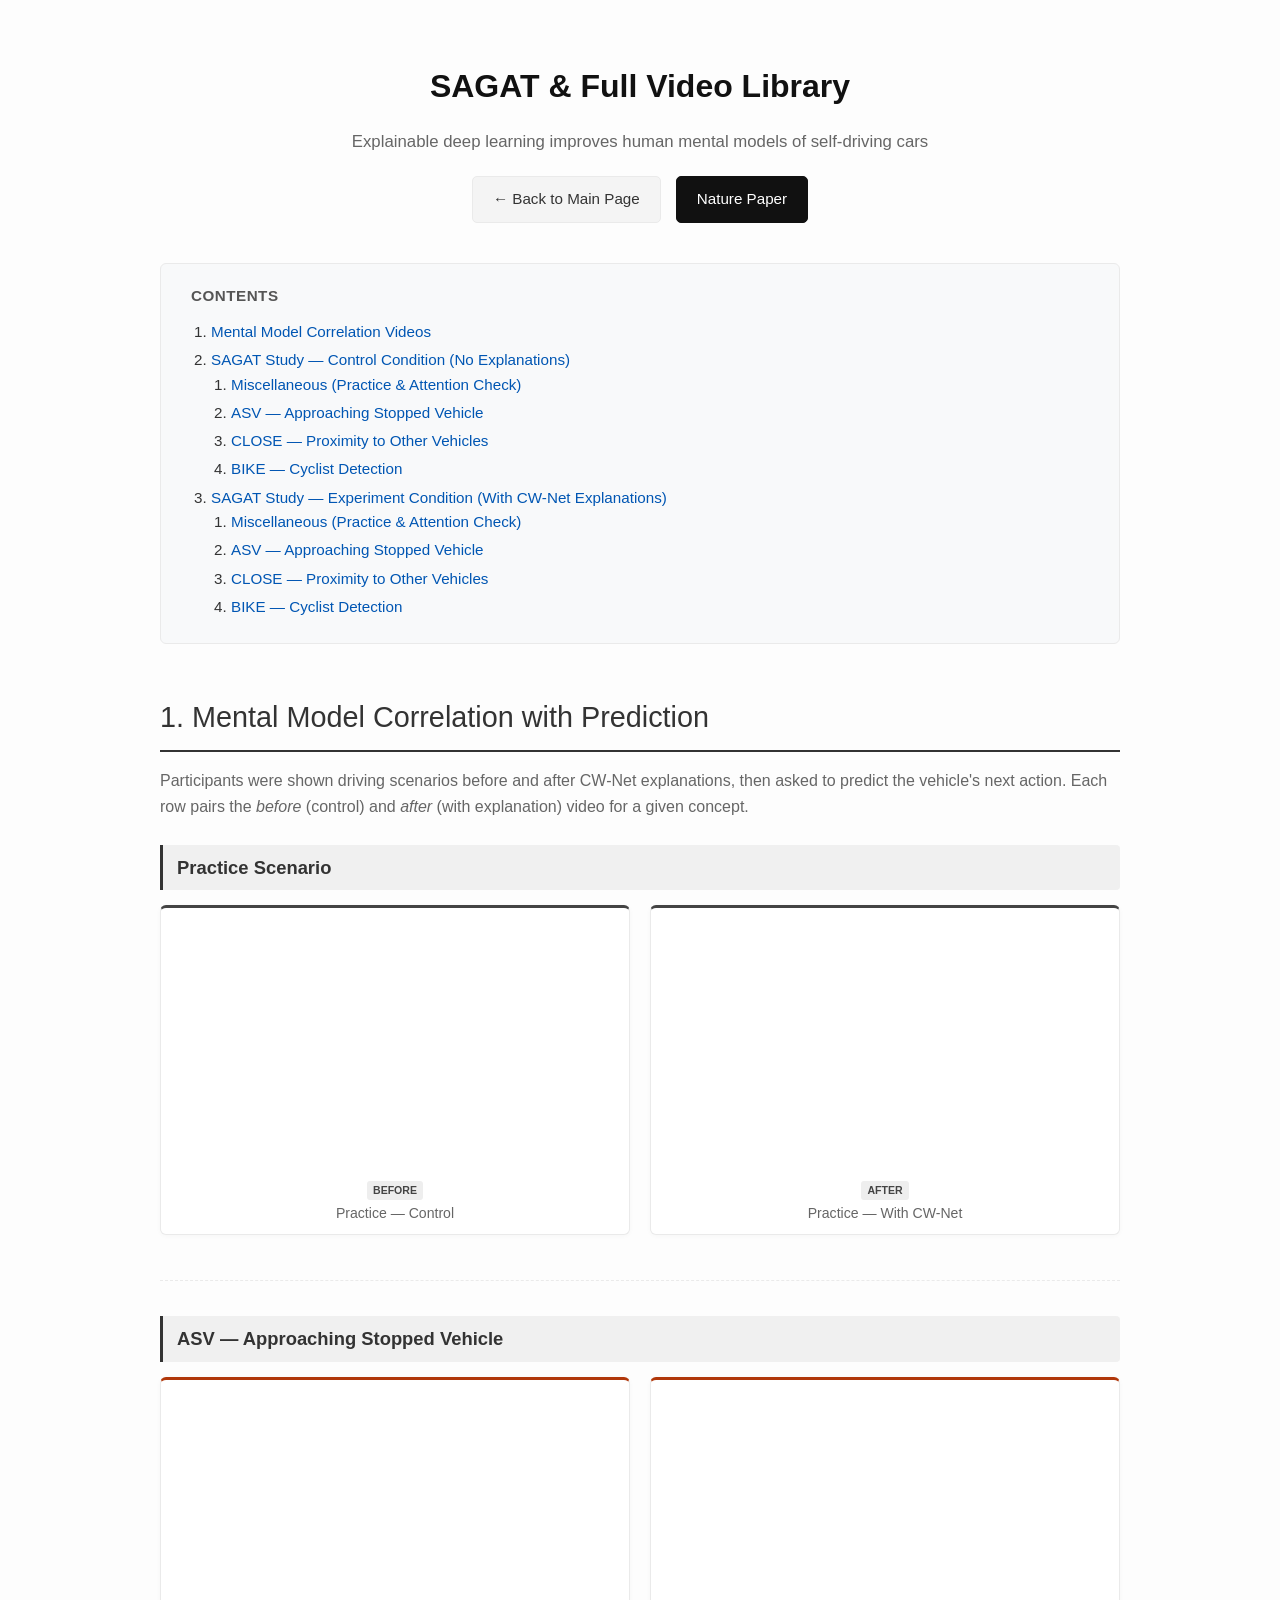
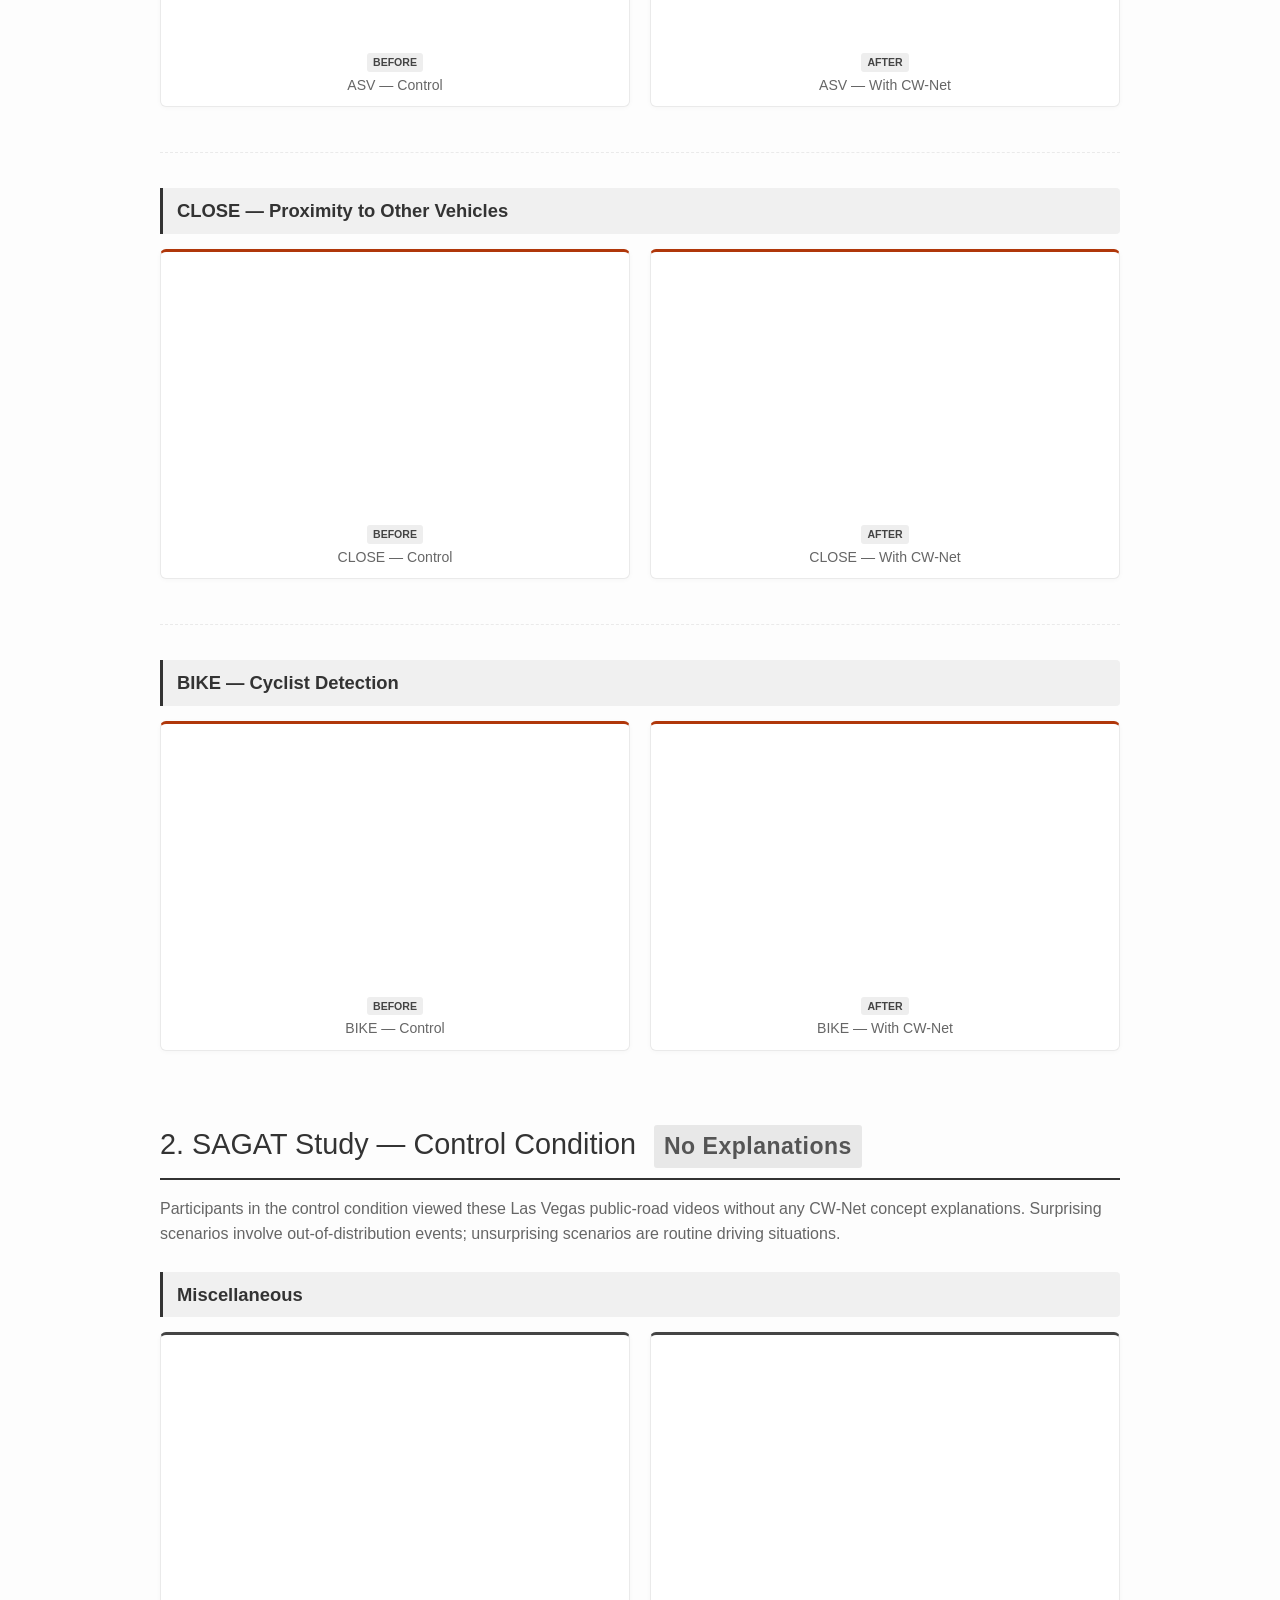
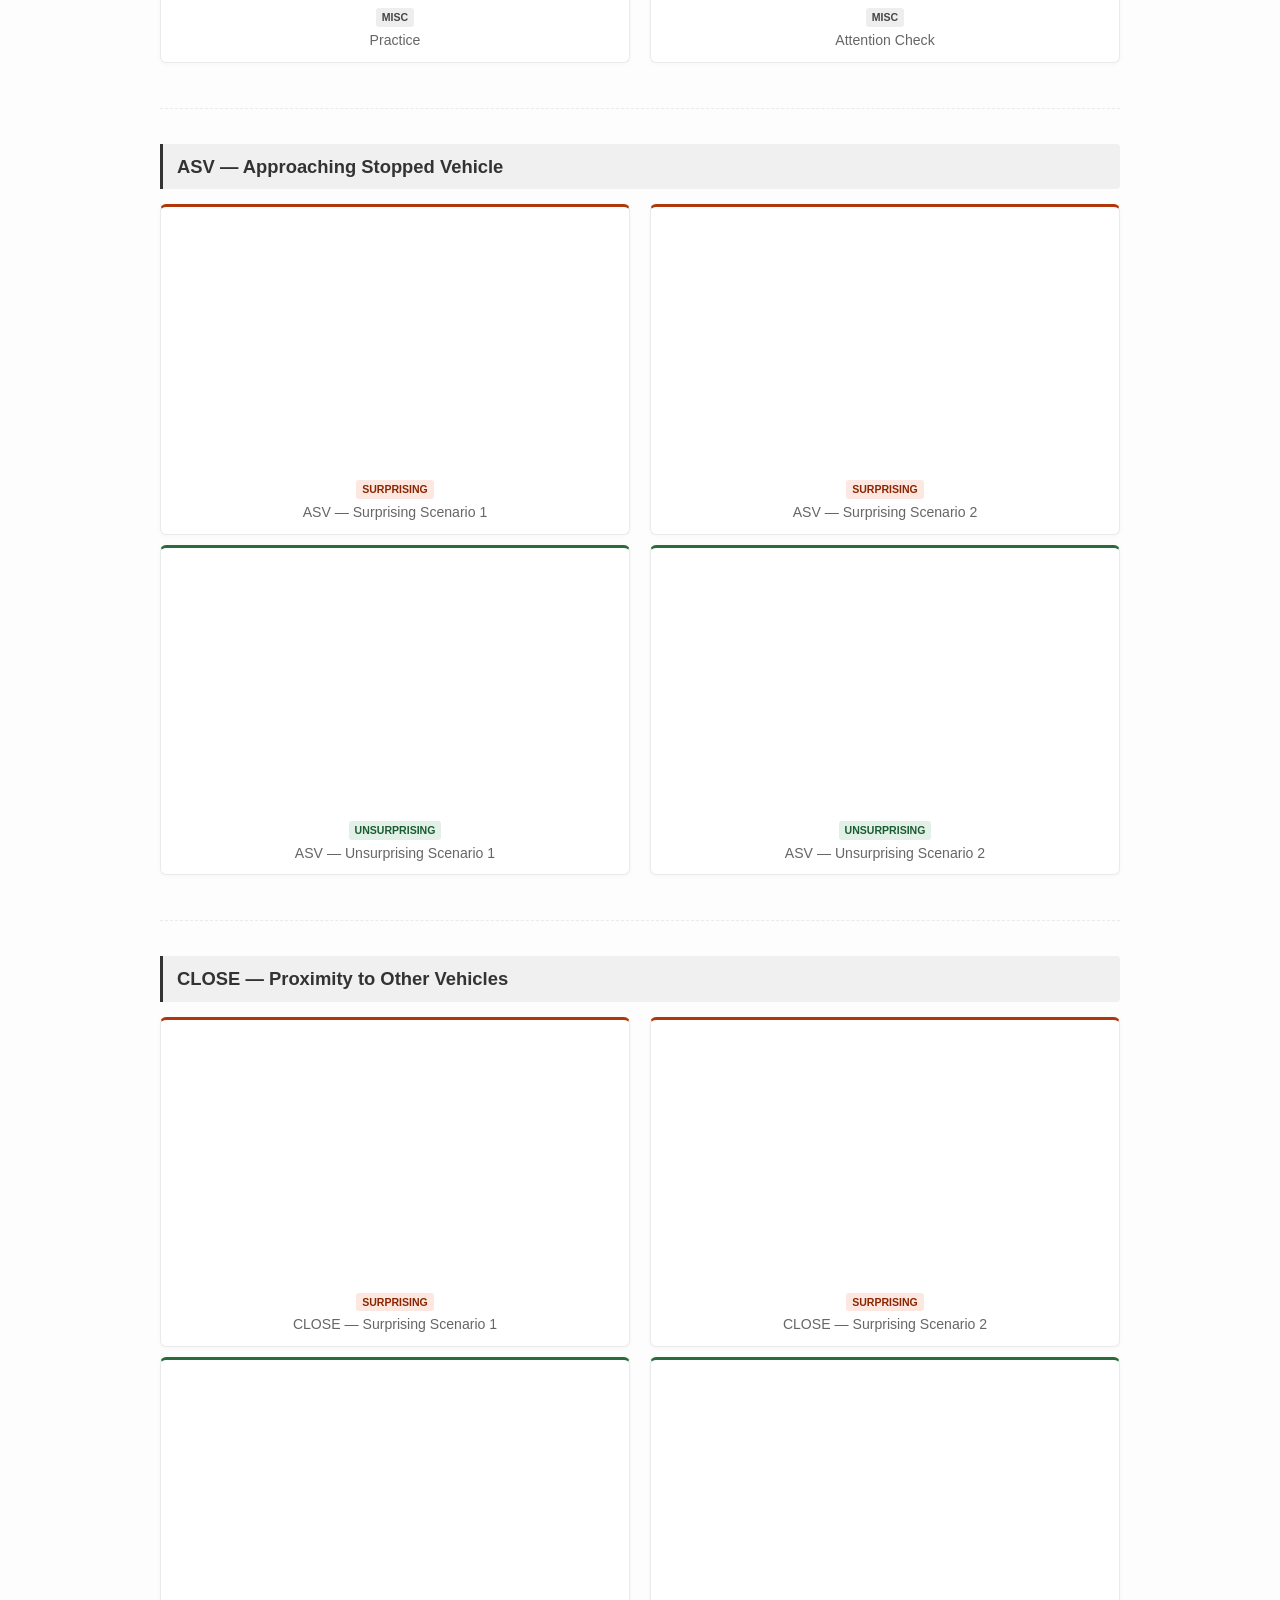
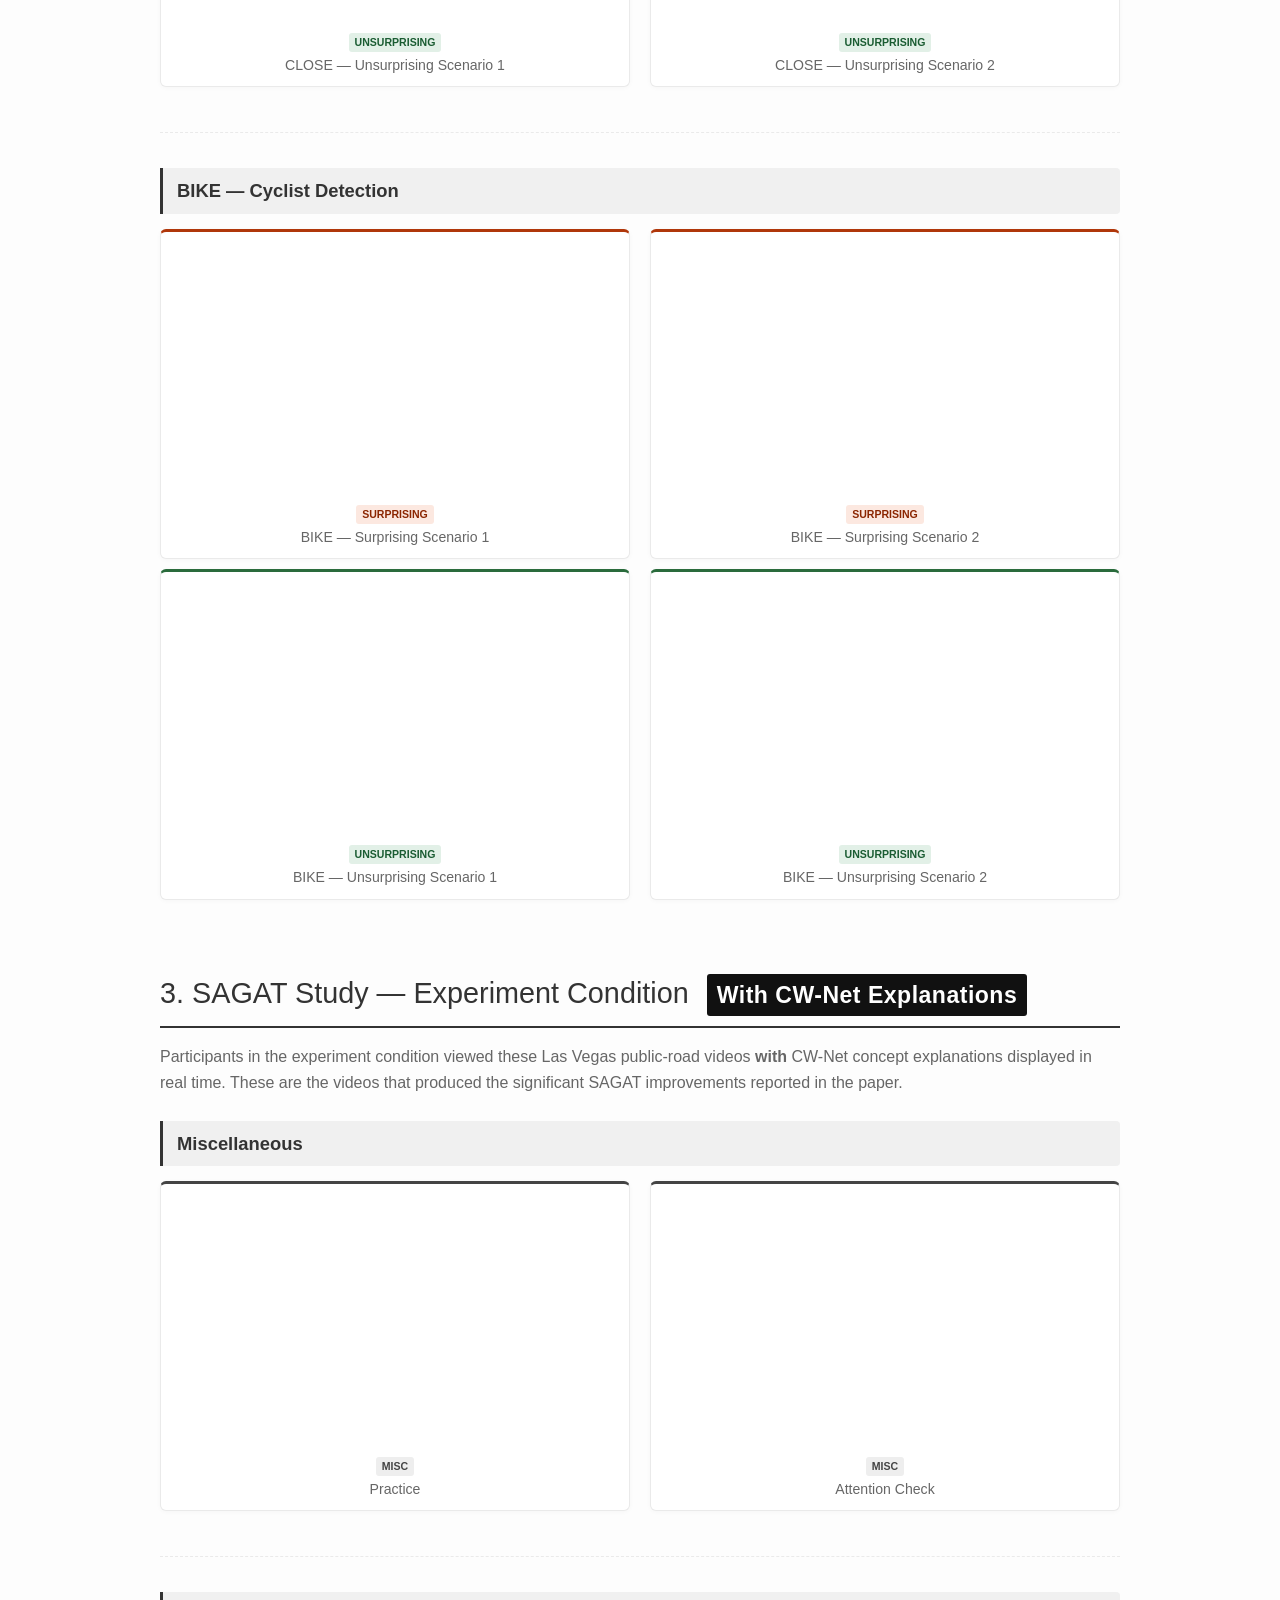
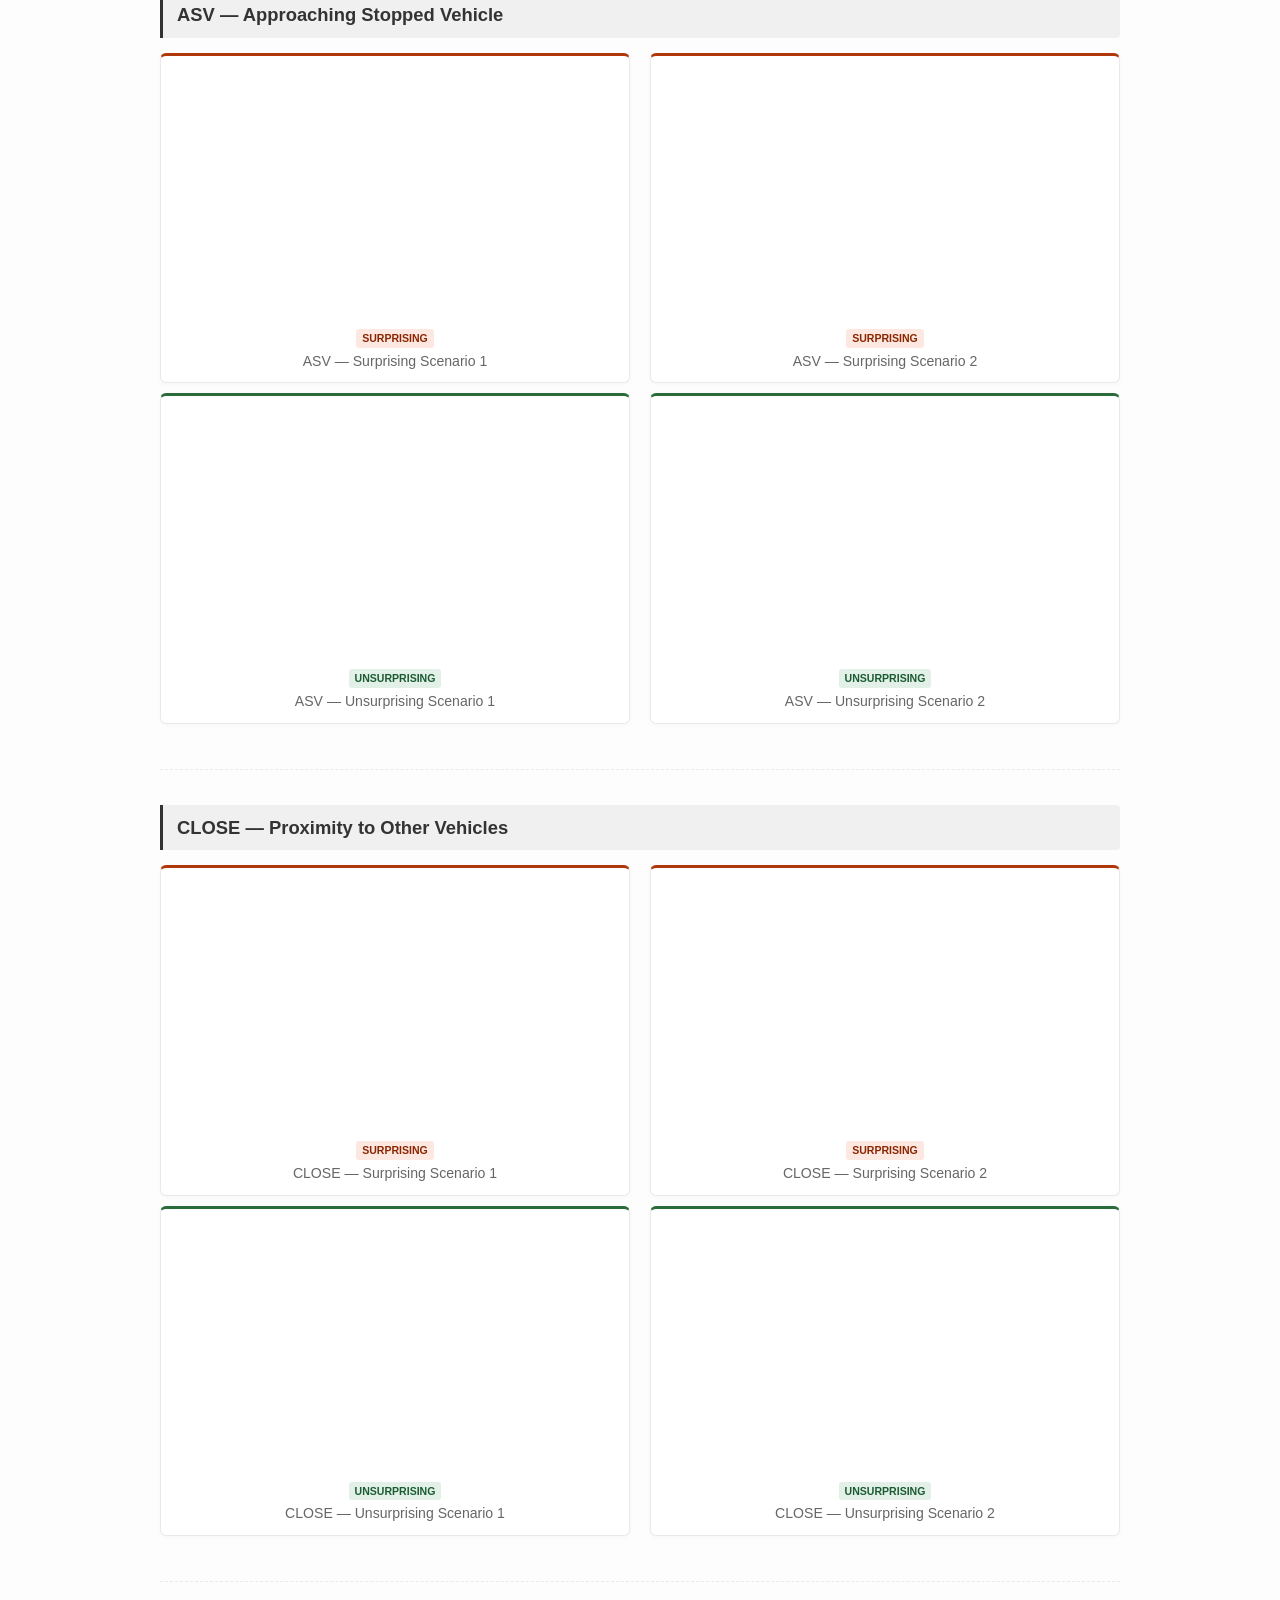
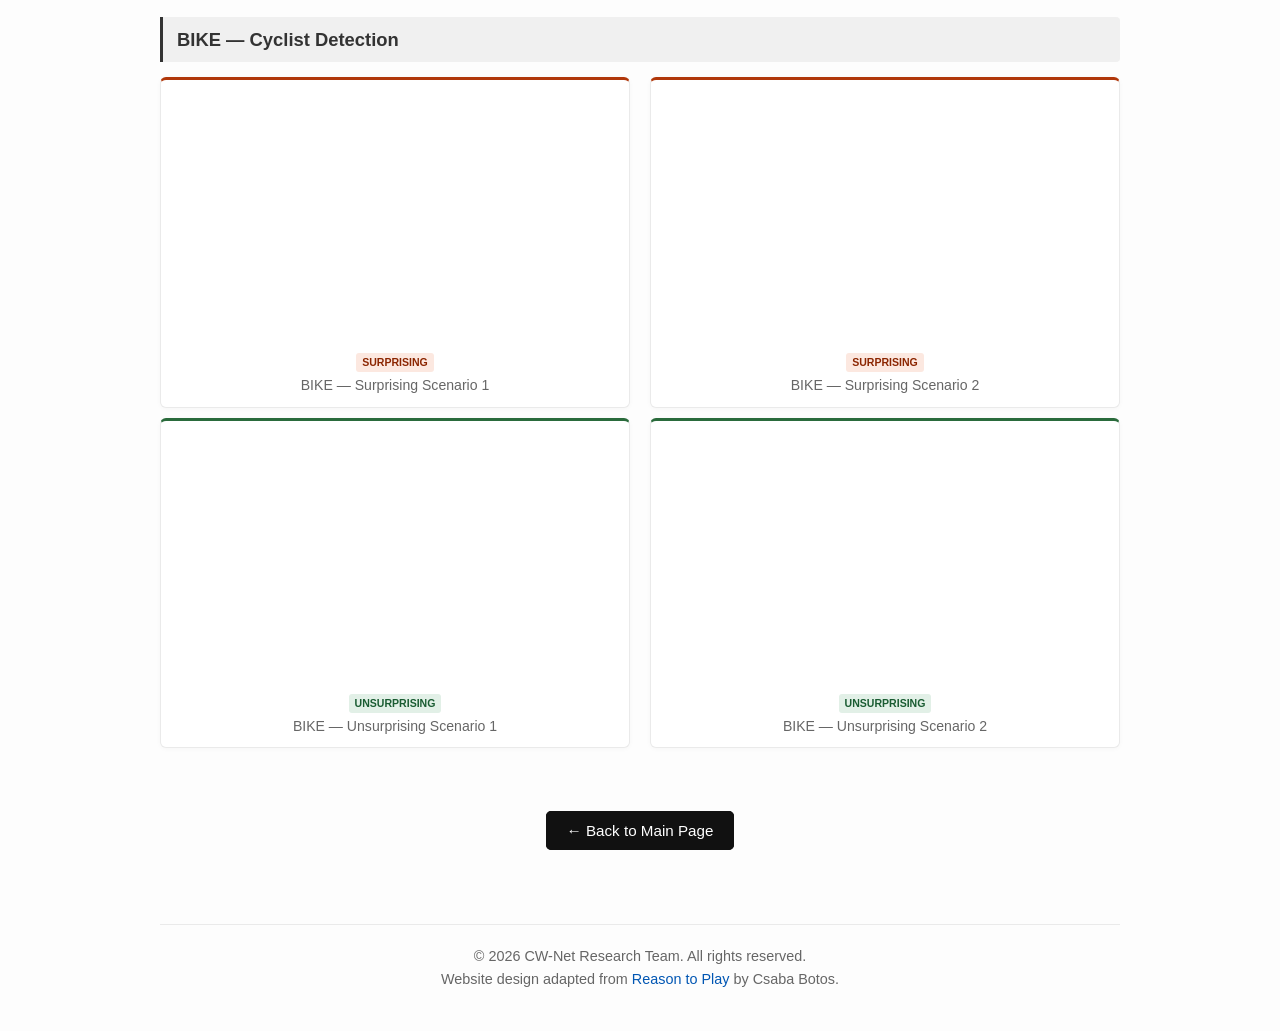
<file: videos.html>
<!DOCTYPE html>
<html lang="en">
<head>
    <meta charset="UTF-8">
    <meta name="viewport" content="width=device-width, initial-scale=1.0">
    <title>Video Library — CW-Net AV Research</title>
    <style>
        :root {
            --text-main: #333333;
            --text-light: #666666;
            --bg-color: #fdfdfd;
            --link-color: #0056b3;
            --border-color: #eaeaea;
            --btn-bg: #f4f4f4;
            --btn-hover: #e0e0e0;
        }

        body {
            font-family: "Palatino Linotype", "Book Antiqua", Palatino, serif;
            color: var(--text-main);
            background-color: var(--bg-color);
            line-height: 1.6;
            margin: 0;
            padding: 0;
        }

        h1, h2, h3, h4, .sans-serif {
            font-family: -apple-system, BlinkMacSystemFont, "Segoe UI", Roboto, Helvetica, Arial, sans-serif;
            font-weight: 400;
        }

        a { color: var(--link-color); text-decoration: none; }
        a:hover { text-decoration: underline; }

        .container {
            max-width: 960px;
            margin: 0 auto;
            padding: 40px 20px;
        }

        /* Nav Buttons */
        .nav-buttons {
            display: flex;
            justify-content: center;
            flex-wrap: wrap;
            gap: 15px;
            margin-top: 20px;
            margin-bottom: 40px;
        }

        .btn {
            font-family: sans-serif;
            background-color: var(--btn-bg);
            color: #333;
            padding: 10px 20px;
            border-radius: 5px;
            border: 1px solid var(--border-color);
            font-size: 0.95em;
            transition: background 0.2s, transform 0.1s;
        }

        .btn:hover {
            background-color: var(--btn-hover);
            text-decoration: none;
            transform: translateY(-1px);
        }

        .btn-primary {
            background-color: #111;
            color: #fff;
            border-color: #111;
        }

        .btn-primary:hover {
            background-color: #333;
            color: #fff;
        }

        /* Header */
        .header { text-align: center; margin-bottom: 30px; }
        .title { font-size: 2em; font-weight: 600; margin-bottom: 10px; color: #111; }
        .subtitle { font-size: 1.05em; color: var(--text-light); margin-bottom: 20px; font-family: sans-serif; }

        /* TOC */
        .toc {
            background: #f8f9fa;
            border: 1px solid var(--border-color);
            border-radius: 6px;
            padding: 20px 30px;
            margin-bottom: 50px;
            font-family: sans-serif;
            font-size: 0.95em;
        }
        .toc h3 { margin: 0 0 12px 0; font-size: 1em; font-weight: 600; text-transform: uppercase; letter-spacing: 0.5px; color: #555; }
        .toc ol { margin: 0; padding-left: 20px; }
        .toc li { margin-bottom: 4px; }
        .toc a { color: var(--link-color); }

        /* Content Sections */
        .content-section { margin-bottom: 70px; }
        .section-title { font-size: 1.8em; border-bottom: 2px solid var(--text-main); padding-bottom: 10px; margin-bottom: 10px; }
        .section-intro { font-size: 1.0em; color: var(--text-light); margin-bottom: 25px; font-family: sans-serif; }

        /* Condition badge */
        .condition-badge {
            display: inline-block;
            padding: 3px 10px;
            border-radius: 3px;
            font-family: sans-serif;
            font-size: 0.8em;
            font-weight: 600;
            letter-spacing: 0.5px;
            margin-left: 10px;
            vertical-align: middle;
        }
        .badge-control { background: #e8e8e8; color: #555; }
        .badge-experiment { background: #111; color: #fff; }

        /* Concept sub-sections */
        .concept-group { margin-bottom: 45px; }
        .concept-group-title {
            font-family: sans-serif;
            font-size: 1.15em;
            font-weight: 600;
            color: #333;
            margin-bottom: 15px;
            padding: 8px 14px;
            background: #f0f0f0;
            border-left: 3px solid #333;
            border-radius: 0 4px 4px 0;
        }

        /* Video type labels */
        .video-type-row {
            display: grid;
            grid-template-columns: 1fr 1fr;
            gap: 20px;
            margin-bottom: 20px;
        }
        .video-type-label {
            font-family: sans-serif;
            font-size: 0.9em;
            font-weight: 600;
            text-align: center;
            color: #666;
            padding-bottom: 6px;
            border-bottom: 1px dashed var(--border-color);
            margin-bottom: 0;
        }

        /* Video Grids */
        .video-grid-2 {
            display: grid;
            grid-template-columns: 1fr 1fr;
            gap: 20px;
            margin-bottom: 10px;
        }
        .video-grid-1 {
            display: grid;
            grid-template-columns: 1fr;
            gap: 20px;
            margin-bottom: 10px;
        }

        .video-wrapper {
            background: #fff;
            border: 1px solid var(--border-color);
            padding: 10px;
            border-radius: 6px;
            box-shadow: 0 1px 5px rgba(0,0,0,0.03);
        }
        .video-wrapper.surprising { border-top: 3px solid #b0370a; }
        .video-wrapper.unsurprising { border-top: 3px solid #2a6b3c; }
        .video-wrapper.misc { border-top: 3px solid #444; }

        .video-container {
            position: relative;
            padding-bottom: 56.25%;
            height: 0;
            overflow: hidden;
            border-radius: 4px;
        }
        .video-container iframe {
            position: absolute;
            top: 0; left: 0;
            width: 100%; height: 100%;
            border: 0;
        }
        .video-caption {
            text-align: center;
            font-family: sans-serif;
            font-size: 0.88em;
            color: var(--text-light);
            margin-top: 8px;
            font-weight: 500;
        }
        .video-tag {
            display: inline-block;
            font-size: 0.75em;
            padding: 1px 6px;
            border-radius: 3px;
            margin-bottom: 2px;
            font-weight: 600;
        }
        .tag-surprising { background: #fce8e0; color: #8b2500; }
        .tag-unsurprising { background: #e2f0e7; color: #1a5c32; }
        .tag-misc { background: #eee; color: #444; }

        /* Divider between concept groups */
        .concept-divider { border: none; border-top: 1px dashed var(--border-color); margin: 35px 0; }

        /* Responsive */
        @media (max-width: 640px) {
            .video-grid-2 { grid-template-columns: 1fr; }
            .video-type-row { grid-template-columns: 1fr; }
        }

        .footer { text-align: center; margin-top: 80px; padding-top: 20px; border-top: 1px solid var(--border-color); font-size: 0.9em; color: var(--text-light); font-family: sans-serif; }
    </style>
</head>
<body>

<div class="container">

    <header class="header">
        <h1 class="title">SAGAT & Full Video Library</h1>
        <p class="subtitle">Explainable deep learning improves human mental models of self-driving cars</p>
        <div class="nav-buttons">
            <a href="index.html" class="btn">← Back to Main Page</a>
            <a href="https://www.nature.com/articles/s41586-026-10950-5" class="btn btn-primary" target="_blank">Nature Paper</a>
        </div>
    </header>

    <!-- Table of Contents -->
    <nav class="toc">
        <h3>Contents</h3>
        <ol>
            <li><a href="#mental-model-videos">Mental Model Correlation Videos</a></li>
            <li><a href="#sagat-control">SAGAT Study — Control Condition (No Explanations)</a>
                <ol>
                    <li><a href="#ctrl-misc">Miscellaneous (Practice &amp; Attention Check)</a></li>
                    <li><a href="#ctrl-asv">ASV — Approaching Stopped Vehicle</a></li>
                    <li><a href="#ctrl-close">CLOSE — Proximity to Other Vehicles</a></li>
                    <li><a href="#ctrl-bike">BIKE — Cyclist Detection</a></li>
                </ol>
            </li>
            <li><a href="#sagat-experiment">SAGAT Study — Experiment Condition (With CW-Net Explanations)</a>
                <ol>
                    <li><a href="#exp-misc">Miscellaneous (Practice &amp; Attention Check)</a></li>
                    <li><a href="#exp-asv">ASV — Approaching Stopped Vehicle</a></li>
                    <li><a href="#exp-close">CLOSE — Proximity to Other Vehicles</a></li>
                    <li><a href="#exp-bike">BIKE — Cyclist Detection</a></li>
                </ol>
            </li>
        </ol>
    </nav>

    <!-- ====================== SECTION 1: MENTAL MODEL ====================== -->
    <section class="content-section" id="mental-model-videos">
        <h2 class="section-title sans-serif">1. Mental Model Correlation with Prediction</h2>
        <p class="section-intro">Participants were shown driving scenarios before and after CW-Net explanations, then asked to predict the vehicle's next action. Each row pairs the <em>before</em> (control) and <em>after</em> (with explanation) video for a given concept.</p>

        <!-- Practice -->
        <div class="concept-group">
            <div class="concept-group-title">Practice Scenario</div>
            <div class="video-grid-2">
                <div class="video-wrapper misc">
                    <div class="video-container">
                        <iframe src="https://www.youtube.com/embed/7_0GeGe_zvo" allowfullscreen loading="lazy"></iframe>
                    </div>
                    <div class="video-caption"><span class="video-tag tag-misc">BEFORE</span><br>Practice — Control</div>
                </div>
                <div class="video-wrapper misc">
                    <div class="video-container">
                        <iframe src="https://www.youtube.com/embed/KNA04gh7Dxs" allowfullscreen loading="lazy"></iframe>
                    </div>
                    <div class="video-caption"><span class="video-tag tag-misc">AFTER</span><br>Practice — With CW-Net</div>
                </div>
            </div>
        </div>

        <hr class="concept-divider">

        <!-- ASV -->
        <div class="concept-group">
            <div class="concept-group-title">ASV — Approaching Stopped Vehicle</div>
            <div class="video-grid-2">
                <div class="video-wrapper surprising">
                    <div class="video-container">
                        <iframe src="https://www.youtube.com/embed/_HwmeBIe3IY" allowfullscreen loading="lazy"></iframe>
                    </div>
                    <div class="video-caption"><span class="video-tag tag-misc">BEFORE</span><br>ASV — Control</div>
                </div>
                <div class="video-wrapper surprising">
                    <div class="video-container">
                        <iframe src="https://www.youtube.com/embed/ZE_2rM-X7tw" allowfullscreen loading="lazy"></iframe>
                    </div>
                    <div class="video-caption"><span class="video-tag tag-misc">AFTER</span><br>ASV — With CW-Net</div>
                </div>
            </div>
        </div>

        <hr class="concept-divider">

        <!-- CLOSE -->
        <div class="concept-group">
            <div class="concept-group-title">CLOSE — Proximity to Other Vehicles</div>
            <div class="video-grid-2">
                <div class="video-wrapper surprising">
                    <div class="video-container">
                        <iframe src="https://www.youtube.com/embed/g9tQtYo3CZY" allowfullscreen loading="lazy"></iframe>
                    </div>
                    <div class="video-caption"><span class="video-tag tag-misc">BEFORE</span><br>CLOSE — Control</div>
                </div>
                <div class="video-wrapper surprising">
                    <div class="video-container">
                        <iframe src="https://www.youtube.com/embed/PksgJu1nqts" allowfullscreen loading="lazy"></iframe>
                    </div>
                    <div class="video-caption"><span class="video-tag tag-misc">AFTER</span><br>CLOSE — With CW-Net</div>
                </div>
            </div>
        </div>

        <hr class="concept-divider">

        <!-- BIKE -->
        <div class="concept-group">
            <div class="concept-group-title">BIKE — Cyclist Detection</div>
            <div class="video-grid-2">
                <div class="video-wrapper surprising">
                    <div class="video-container">
                        <iframe src="https://www.youtube.com/embed/Emv6i0YLbT4" allowfullscreen loading="lazy"></iframe>
                    </div>
                    <div class="video-caption"><span class="video-tag tag-misc">BEFORE</span><br>BIKE — Control</div>
                </div>
                <div class="video-wrapper surprising">
                    <div class="video-container">
                        <iframe src="https://www.youtube.com/embed/wpI2dAwOFJM" allowfullscreen loading="lazy"></iframe>
                    </div>
                    <div class="video-caption"><span class="video-tag tag-misc">AFTER</span><br>BIKE — With CW-Net</div>
                </div>
            </div>
        </div>
    </section>


    <!-- ====================== SECTION 2: SAGAT CONTROL ====================== -->
    <section class="content-section" id="sagat-control">
        <h2 class="section-title sans-serif">2. SAGAT Study — Control Condition <span class="condition-badge badge-control">No Explanations</span></h2>
        <p class="section-intro">Participants in the control condition viewed these Las Vegas public-road videos without any CW-Net concept explanations. Surprising scenarios involve out-of-distribution events; unsurprising scenarios are routine driving situations.</p>

        <!-- Misc -->
        <div class="concept-group" id="ctrl-misc">
            <div class="concept-group-title">Miscellaneous</div>
            <div class="video-grid-2">
                <div class="video-wrapper misc">
                    <div class="video-container">
                        <iframe src="https://www.youtube.com/embed/PjLF9JdLJNU" allowfullscreen loading="lazy"></iframe>
                    </div>
                    <div class="video-caption"><span class="video-tag tag-misc">MISC</span><br>Practice</div>
                </div>
                <div class="video-wrapper misc">
                    <div class="video-container">
                        <iframe src="https://www.youtube.com/embed/DpSyL7FZS2A" allowfullscreen loading="lazy"></iframe>
                    </div>
                    <div class="video-caption"><span class="video-tag tag-misc">MISC</span><br>Attention Check</div>
                </div>
            </div>
        </div>

        <hr class="concept-divider">

        <!-- ASV Control -->
        <div class="concept-group" id="ctrl-asv">
            <div class="concept-group-title">ASV — Approaching Stopped Vehicle</div>
            <div class="video-grid-2">
                <div class="video-wrapper surprising">
                    <div class="video-container">
                        <iframe src="https://www.youtube.com/embed/lqCocSAuo_U" allowfullscreen loading="lazy"></iframe>
                    </div>
                    <div class="video-caption"><span class="video-tag tag-surprising">SURPRISING</span><br>ASV — Surprising Scenario 1</div>
                </div>
                <div class="video-wrapper surprising">
                    <div class="video-container">
                        <iframe src="https://www.youtube.com/embed/kANHzqgMSQY" allowfullscreen loading="lazy"></iframe>
                    </div>
                    <div class="video-caption"><span class="video-tag tag-surprising">SURPRISING</span><br>ASV — Surprising Scenario 2</div>
                </div>
            </div>
            <div class="video-grid-2">
                <div class="video-wrapper unsurprising">
                    <div class="video-container">
                        <iframe src="https://www.youtube.com/embed/Gj9MtF2m_h0" allowfullscreen loading="lazy"></iframe>
                    </div>
                    <div class="video-caption"><span class="video-tag tag-unsurprising">UNSURPRISING</span><br>ASV — Unsurprising Scenario 1</div>
                </div>
                <div class="video-wrapper unsurprising">
                    <div class="video-container">
                        <iframe src="https://www.youtube.com/embed/rDQMBeWfqOs" allowfullscreen loading="lazy"></iframe>
                    </div>
                    <div class="video-caption"><span class="video-tag tag-unsurprising">UNSURPRISING</span><br>ASV — Unsurprising Scenario 2</div>
                </div>
            </div>
        </div>

        <hr class="concept-divider">

        <!-- CLOSE Control -->
        <div class="concept-group" id="ctrl-close">
            <div class="concept-group-title">CLOSE — Proximity to Other Vehicles</div>
            <div class="video-grid-2">
                <div class="video-wrapper surprising">
                    <div class="video-container">
                        <iframe src="https://www.youtube.com/embed/2j8_dQBmb4Q" allowfullscreen loading="lazy"></iframe>
                    </div>
                    <div class="video-caption"><span class="video-tag tag-surprising">SURPRISING</span><br>CLOSE — Surprising Scenario 1</div>
                </div>
                <div class="video-wrapper surprising">
                    <div class="video-container">
                        <iframe src="https://www.youtube.com/embed/O6yQzMw33Cg" allowfullscreen loading="lazy"></iframe>
                    </div>
                    <div class="video-caption"><span class="video-tag tag-surprising">SURPRISING</span><br>CLOSE — Surprising Scenario 2</div>
                </div>
            </div>
            <div class="video-grid-2">
                <div class="video-wrapper unsurprising">
                    <div class="video-container">
                        <iframe src="https://www.youtube.com/embed/0yWQRR4ZxRE" allowfullscreen loading="lazy"></iframe>
                    </div>
                    <div class="video-caption"><span class="video-tag tag-unsurprising">UNSURPRISING</span><br>CLOSE — Unsurprising Scenario 1</div>
                </div>
                <div class="video-wrapper unsurprising">
                    <div class="video-container">
                        <iframe src="https://www.youtube.com/embed/5lAUlLK5_tk" allowfullscreen loading="lazy"></iframe>
                    </div>
                    <div class="video-caption"><span class="video-tag tag-unsurprising">UNSURPRISING</span><br>CLOSE — Unsurprising Scenario 2</div>
                </div>
            </div>
        </div>

        <hr class="concept-divider">

        <!-- BIKE Control -->
        <div class="concept-group" id="ctrl-bike">
            <div class="concept-group-title">BIKE — Cyclist Detection</div>
            <div class="video-grid-2">
                <div class="video-wrapper surprising">
                    <div class="video-container">
                        <iframe src="https://www.youtube.com/embed/wVI7CT1rJQQ" allowfullscreen loading="lazy"></iframe>
                    </div>
                    <div class="video-caption"><span class="video-tag tag-surprising">SURPRISING</span><br>BIKE — Surprising Scenario 1</div>
                </div>
                <div class="video-wrapper surprising">
                    <div class="video-container">
                        <iframe src="https://www.youtube.com/embed/FjK6S_XKF9g" allowfullscreen loading="lazy"></iframe>
                    </div>
                    <div class="video-caption"><span class="video-tag tag-surprising">SURPRISING</span><br>BIKE — Surprising Scenario 2</div>
                </div>
            </div>
            <div class="video-grid-2">
                <div class="video-wrapper unsurprising">
                    <div class="video-container">
                        <iframe src="https://www.youtube.com/embed/jKIhbM1zAhA" allowfullscreen loading="lazy"></iframe>
                    </div>
                    <div class="video-caption"><span class="video-tag tag-unsurprising">UNSURPRISING</span><br>BIKE — Unsurprising Scenario 1</div>
                </div>
                <div class="video-wrapper unsurprising">
                    <div class="video-container">
                        <iframe src="https://www.youtube.com/embed/RnBdWk6UBGc" allowfullscreen loading="lazy"></iframe>
                    </div>
                    <div class="video-caption"><span class="video-tag tag-unsurprising">UNSURPRISING</span><br>BIKE — Unsurprising Scenario 2</div>
                </div>
            </div>
        </div>
    </section>


    <!-- ====================== SECTION 3: SAGAT EXPERIMENT ====================== -->
    <section class="content-section" id="sagat-experiment">
        <h2 class="section-title sans-serif">3. SAGAT Study — Experiment Condition <span class="condition-badge badge-experiment">With CW-Net Explanations</span></h2>
        <p class="section-intro">Participants in the experiment condition viewed these Las Vegas public-road videos <strong>with</strong> CW-Net concept explanations displayed in real time. These are the videos that produced the significant SAGAT improvements reported in the paper.</p>

        <!-- Misc -->
        <div class="concept-group" id="exp-misc">
            <div class="concept-group-title">Miscellaneous</div>
            <div class="video-grid-2">
                <div class="video-wrapper misc">
                    <div class="video-container">
                        <iframe src="https://www.youtube.com/embed/KNA04gh7Dxs" allowfullscreen loading="lazy"></iframe>
                    </div>
                    <div class="video-caption"><span class="video-tag tag-misc">MISC</span><br>Practice</div>
                </div>
                <div class="video-wrapper misc">
                    <div class="video-container">
                        <iframe src="https://www.youtube.com/embed/tPLpt-wHbxM" allowfullscreen loading="lazy"></iframe>
                    </div>
                    <div class="video-caption"><span class="video-tag tag-misc">MISC</span><br>Attention Check</div>
                </div>
            </div>
        </div>

        <hr class="concept-divider">

        <!-- ASV Experiment -->
        <div class="concept-group" id="exp-asv">
            <div class="concept-group-title">ASV — Approaching Stopped Vehicle</div>
            <div class="video-grid-2">
                <div class="video-wrapper surprising">
                    <div class="video-container">
                        <iframe src="https://www.youtube.com/embed/1OAOBD0A4TU" allowfullscreen loading="lazy"></iframe>
                    </div>
                    <div class="video-caption"><span class="video-tag tag-surprising">SURPRISING</span><br>ASV — Surprising Scenario 1</div>
                </div>
                <div class="video-wrapper surprising">
                    <div class="video-container">
                        <iframe src="https://www.youtube.com/embed/Zjae97M6bWg" allowfullscreen loading="lazy"></iframe>
                    </div>
                    <div class="video-caption"><span class="video-tag tag-surprising">SURPRISING</span><br>ASV — Surprising Scenario 2</div>
                </div>
            </div>
            <div class="video-grid-2">
                <div class="video-wrapper unsurprising">
                    <div class="video-container">
                        <iframe src="https://www.youtube.com/embed/2lKNa25R93o" allowfullscreen loading="lazy"></iframe>
                    </div>
                    <div class="video-caption"><span class="video-tag tag-unsurprising">UNSURPRISING</span><br>ASV — Unsurprising Scenario 1</div>
                </div>
                <div class="video-wrapper unsurprising">
                    <div class="video-container">
                        <iframe src="https://www.youtube.com/embed/i6HjBZlh1K0" allowfullscreen loading="lazy"></iframe>
                    </div>
                    <div class="video-caption"><span class="video-tag tag-unsurprising">UNSURPRISING</span><br>ASV — Unsurprising Scenario 2</div>
                </div>
            </div>
        </div>

        <hr class="concept-divider">

        <!-- CLOSE Experiment -->
        <div class="concept-group" id="exp-close">
            <div class="concept-group-title">CLOSE — Proximity to Other Vehicles</div>
            <div class="video-grid-2">
                <div class="video-wrapper surprising">
                    <div class="video-container">
                        <iframe src="https://www.youtube.com/embed/yBZG_WFa48M" allowfullscreen loading="lazy"></iframe>
                    </div>
                    <div class="video-caption"><span class="video-tag tag-surprising">SURPRISING</span><br>CLOSE — Surprising Scenario 1</div>
                </div>
                <div class="video-wrapper surprising">
                    <div class="video-container">
                        <iframe src="https://www.youtube.com/embed/pjIEr3hYkP4" allowfullscreen loading="lazy"></iframe>
                    </div>
                    <div class="video-caption"><span class="video-tag tag-surprising">SURPRISING</span><br>CLOSE — Surprising Scenario 2</div>
                </div>
            </div>
            <div class="video-grid-2">
                <div class="video-wrapper unsurprising">
                    <div class="video-container">
                        <iframe src="https://www.youtube.com/embed/OHCVkHjjrbE" allowfullscreen loading="lazy"></iframe>
                    </div>
                    <div class="video-caption"><span class="video-tag tag-unsurprising">UNSURPRISING</span><br>CLOSE — Unsurprising Scenario 1</div>
                </div>
                <div class="video-wrapper unsurprising">
                    <div class="video-container">
                        <iframe src="https://www.youtube.com/embed/zhteAdMafSo" allowfullscreen loading="lazy"></iframe>
                    </div>
                    <div class="video-caption"><span class="video-tag tag-unsurprising">UNSURPRISING</span><br>CLOSE — Unsurprising Scenario 2</div>
                </div>
            </div>
        </div>

        <hr class="concept-divider">

        <!-- BIKE Experiment -->
        <div class="concept-group" id="exp-bike">
            <div class="concept-group-title">BIKE — Cyclist Detection</div>
            <div class="video-grid-2">
                <div class="video-wrapper surprising">
                    <div class="video-container">
                        <iframe src="https://www.youtube.com/embed/DQ3I8LRY-fE" allowfullscreen loading="lazy"></iframe>
                    </div>
                    <div class="video-caption"><span class="video-tag tag-surprising">SURPRISING</span><br>BIKE — Surprising Scenario 1</div>
                </div>
                <div class="video-wrapper surprising">
                    <div class="video-container">
                        <iframe src="https://www.youtube.com/embed/6fBDZ3dj4O4" allowfullscreen loading="lazy"></iframe>
                    </div>
                    <div class="video-caption"><span class="video-tag tag-surprising">SURPRISING</span><br>BIKE — Surprising Scenario 2</div>
                </div>
            </div>
            <div class="video-grid-2">
                <div class="video-wrapper unsurprising">
                    <div class="video-container">
                        <iframe src="https://www.youtube.com/embed/I7tZI4P1zvo" allowfullscreen loading="lazy"></iframe>
                    </div>
                    <div class="video-caption"><span class="video-tag tag-unsurprising">UNSURPRISING</span><br>BIKE — Unsurprising Scenario 1</div>
                </div>
                <div class="video-wrapper unsurprising">
                    <div class="video-container">
                        <iframe src="https://www.youtube.com/embed/8OoeOlZeVtI" allowfullscreen loading="lazy"></iframe>
                    </div>
                    <div class="video-caption"><span class="video-tag tag-unsurprising">UNSURPRISING</span><br>BIKE — Unsurprising Scenario 2</div>
                </div>
            </div>
        </div>
    </section>

    <div style="text-align:center; margin-top: 20px;">
        <a href="index.html" class="btn btn-primary">← Back to Main Page</a>
    </div>

    <footer class="footer">
        &copy; 2026 CW-Net Research Team. All rights reserved.<br>
        Website design adapted from <a href="https://botcs.github.io/reason-to-play/" target="_blank">Reason to Play</a> by Csaba Botos.
    </footer>

</div>

</body>
</html>
</file>
<file: style.css>
:root {
    --text-main: #333333;
    --text-light: #666666;
    --bg-color: #fdfdfd;
    --link-color: #0056b3;
    --border-color: #eaeaea;
    --btn-bg: #f4f4f4;
    --btn-hover: #e0e0e0;
}

*,
*::before,
*::after {
    box-sizing: border-box;
}

html {
    width: 100%;
    overflow-x: hidden;
    scroll-behavior: smooth;
}

body {
    width: 100%;
    min-width: 320px;
    overflow-x: hidden;
    font-family: "Palatino Linotype", "Book Antiqua", Palatino, serif;
    color: var(--text-main);
    background-color: var(--bg-color);
    line-height: 1.6;
    margin: 0;
    padding: 0;
}

h1, h2, h3, h4, .sans-serif {
    font-family: -apple-system, BlinkMacSystemFont, "Segoe UI", Roboto, Helvetica, Arial, sans-serif;
    font-weight: 400;
}

a { color: var(--link-color); text-decoration: none; }
a:hover { text-decoration: underline; }

.container {
    width: min(calc(100% - 32px), 960px);
    margin: 0 auto;
    padding: 40px 0;
}

/* Nav Buttons */
.nav-buttons {
    display: flex;
    justify-content: center;
    flex-wrap: wrap;
    gap: 15px;
    margin-top: 20px;
    margin-bottom: 40px;
}

.btn {
    font-family: sans-serif;
    background-color: var(--btn-bg);
    color: #333;
    padding: 10px 20px;
    border-radius: 5px;
    border: 1px solid var(--border-color);
    font-size: 0.95em;
    transition: background 0.2s, transform 0.1s;
}

.btn:hover {
    background-color: var(--btn-hover);
    text-decoration: none;
    transform: translateY(-1px);
}

.btn-primary {
    background-color: #111;
    color: #fff;
    border-color: #111;
}

.btn-primary:hover {
    background-color: #333;
    color: #fff;
}

.btn-disabled {
    opacity: 0.65;
    cursor: default;
}

.btn-disabled:hover {
    background-color: var(--btn-bg);
    color: #333;
    transform: none;
    text-decoration: none;
}

/* Header & Logos */
.header {
    text-align: center;
    margin-bottom: 30px;
}

.logos {
    display: flex;
    justify-content: center;
    align-items: center;
    flex-wrap: wrap;
    gap: 28px;
    width: 100%;
    max-width: 520px;
    margin: 0 auto 30px;
}

/* Separate classes avoid relying on the files' very large intrinsic sizes. */
.logos img {
    display: block;
    flex: 0 1 auto;
    max-width: 100%;
    height: auto;
    object-fit: contain;
    opacity: 0.9;
    transition: opacity 0.3s ease;
}

.logo-mit {
    width: 145px !important;
    max-height: 64px;
}

.logo-motional {
    width: 225px !important;
    max-height: 64px;
}

.logos img:hover { opacity: 1; }

.title {
    font-size: clamp(1.8rem, 4vw, 2.2rem);
    line-height: 1.2;
    font-weight: 600;
    margin: 0 0 15px;
    color: #111;
}
.publication-badge { display: inline-block; background-color: #111; color: #fff; padding: 5px 12px; font-size: 0.9em; border-radius: 4px; margin-bottom: 20px; font-family: sans-serif; letter-spacing: 0.5px; }

.authors { font-size: 1.15em; margin-bottom: 10px; }
.authors a { color: var(--text-main); text-decoration: underline; text-decoration-color: #aaa; text-decoration-thickness: 1px; text-underline-offset: 3px; transition: color 0.2s; }
.authors a:hover { color: var(--link-color); text-decoration-color: var(--link-color); }
.affiliations { font-size: 0.95em; color: var(--text-light); margin-bottom: 8px; }
.author-notes { font-size: 0.9em; color: var(--text-light); margin-bottom: 20px; font-family: sans-serif; }

/* Content Sections */
.content-section { margin-bottom: 60px; }
.section-title {
    font-size: clamp(1.45rem, 3vw, 1.8rem);
    line-height: 1.25;
    border-bottom: 2px solid var(--text-main);
    padding-bottom: 10px;
    margin-bottom: 25px;
}
.abstract-text { text-align: justify; font-size: 1.05em; }

/* Figures */
.figure-img {
    display: block;
    width: 100%;
    max-width: 850px;
    height: auto;
    margin: 30px auto 15px;
    border-radius: 6px;
    box-shadow: 0 4px 15px rgba(0,0,0,0.05);
    border: 1px solid var(--border-color);
}
.figure-caption { text-align: center; font-family: sans-serif; font-size: 0.9em; color: var(--text-light); margin-bottom: 30px; }

/* Side-by-Side Layout */
.figure-row {
    display: flex;
    gap: 20px;
    margin: 30px 0;
    align-items: flex-start;
}

.figure-col { flex: 1; }
.figure-col .figure-img { margin-top: 0; margin-bottom: 10px; }

/* Video Grids */
.video-grid-3 {
    display: grid;
    grid-template-columns: repeat(auto-fit, minmax(min(100%, 280px), 1fr));
    gap: 20px;
    margin-top: 30px;
}

/* Strict 2-Column Grid for comparisons */
.video-grid-2-col {
    display: grid;
    grid-template-columns: repeat(2, minmax(0, 1fr));
    gap: 20px;
    margin-top: 30px;
    margin-bottom: 40px;
}
.grid-header { font-family: sans-serif; font-size: 1.1em; font-weight: 600; text-align: center; margin-bottom: -10px; color: #444; }

@media (max-width: 768px) {
    .container {
        width: min(calc(100% - 24px), 960px);
        padding-top: 24px;
    }

    .logos {
        gap: 18px;
        margin-bottom: 24px;
    }

    .logo-mit { width: 120px !important; }
    .logo-motional { width: 185px !important; }

    .figure-row { flex-direction: column; }
    .video-grid-2-col { grid-template-columns: 1fr; }
    .grid-header { display: none; } /* Hide column headers on mobile stack */
    .abstract-text { text-align: left; }
}

@media (max-width: 420px) {
    .logos {
        flex-direction: column;
        gap: 12px;
    }

    .logo-mit { width: 110px !important; }
    .logo-motional { width: 170px !important; }

    .btn {
        width: 100%;
        text-align: center;
    }
}

.video-wrapper {
    min-width: 0;
    background: #fff;
    border: 1px solid var(--border-color);
    padding: 10px;
    border-radius: 6px;
    box-shadow: 0 1px 5px rgba(0,0,0,0.03);
}
.video-container { position: relative; padding-bottom: 56.25%; height: 0; overflow: hidden; border-radius: 4px; }
.video-container iframe { position: absolute; top: 0; left: 0; width: 100%; height: 100%; border: 0; }
.video-caption { text-align: center; font-family: sans-serif; font-size: 0.9em; color: var(--text-light); margin-top: 10px; font-weight: 500; }

/* Citation Block */
.citation-block { background: #f8f9fa; padding: 20px; border-left: 4px solid #111; border-radius: 4px; font-family: monospace; font-size: 0.9em; overflow-x: auto; color: #444; }

/* SAGAT Concept Blocks */
.concept-block { margin-bottom: 50px; padding-bottom: 40px; border-bottom: 1px solid var(--border-color); }
.concept-block:last-of-type { border-bottom: none; padding-bottom: 0; }
.concept-header { font-size: 1.3em; font-weight: 600; color: #222; margin: 0 0 15px 0; }

.footer { text-align: center; margin-top: 80px; padding-top: 20px; border-top: 1px solid var(--border-color); font-size: 0.9em; color: var(--text-light); font-family: sans-serif; }
</file>
